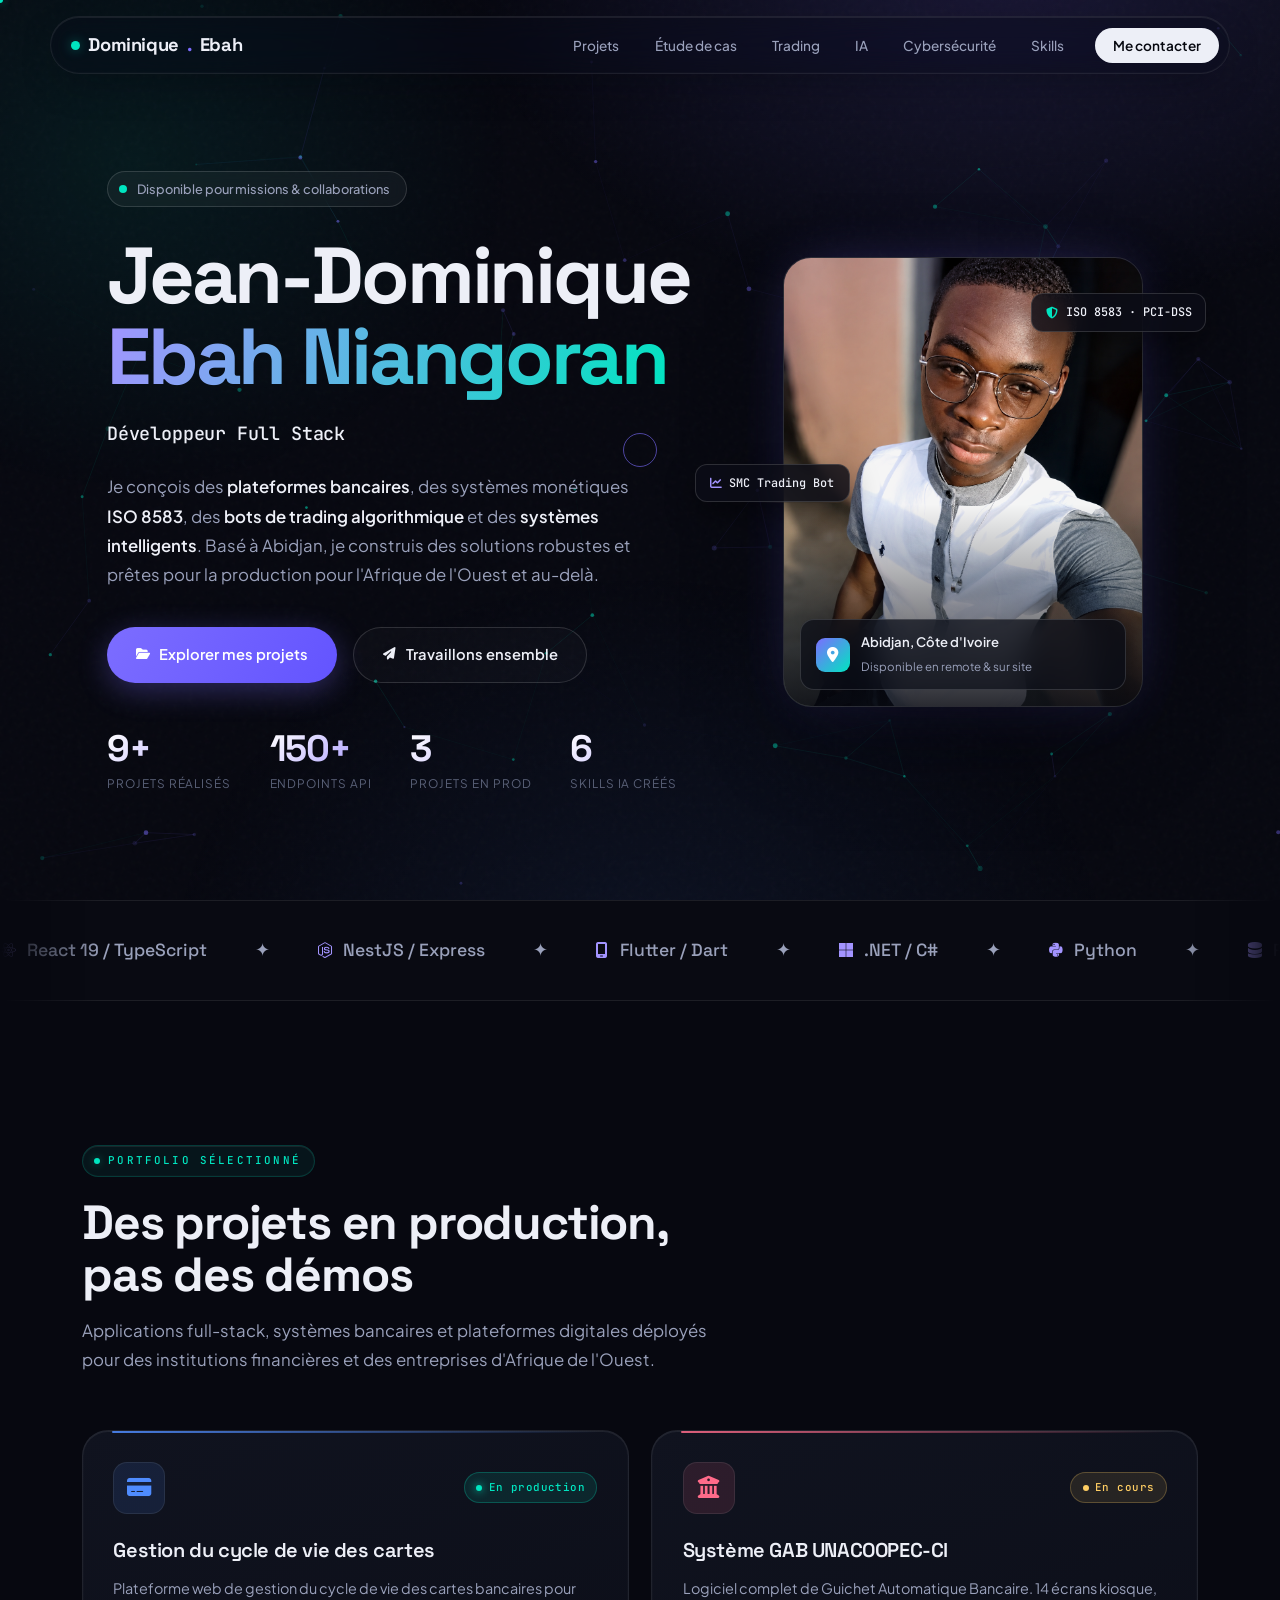
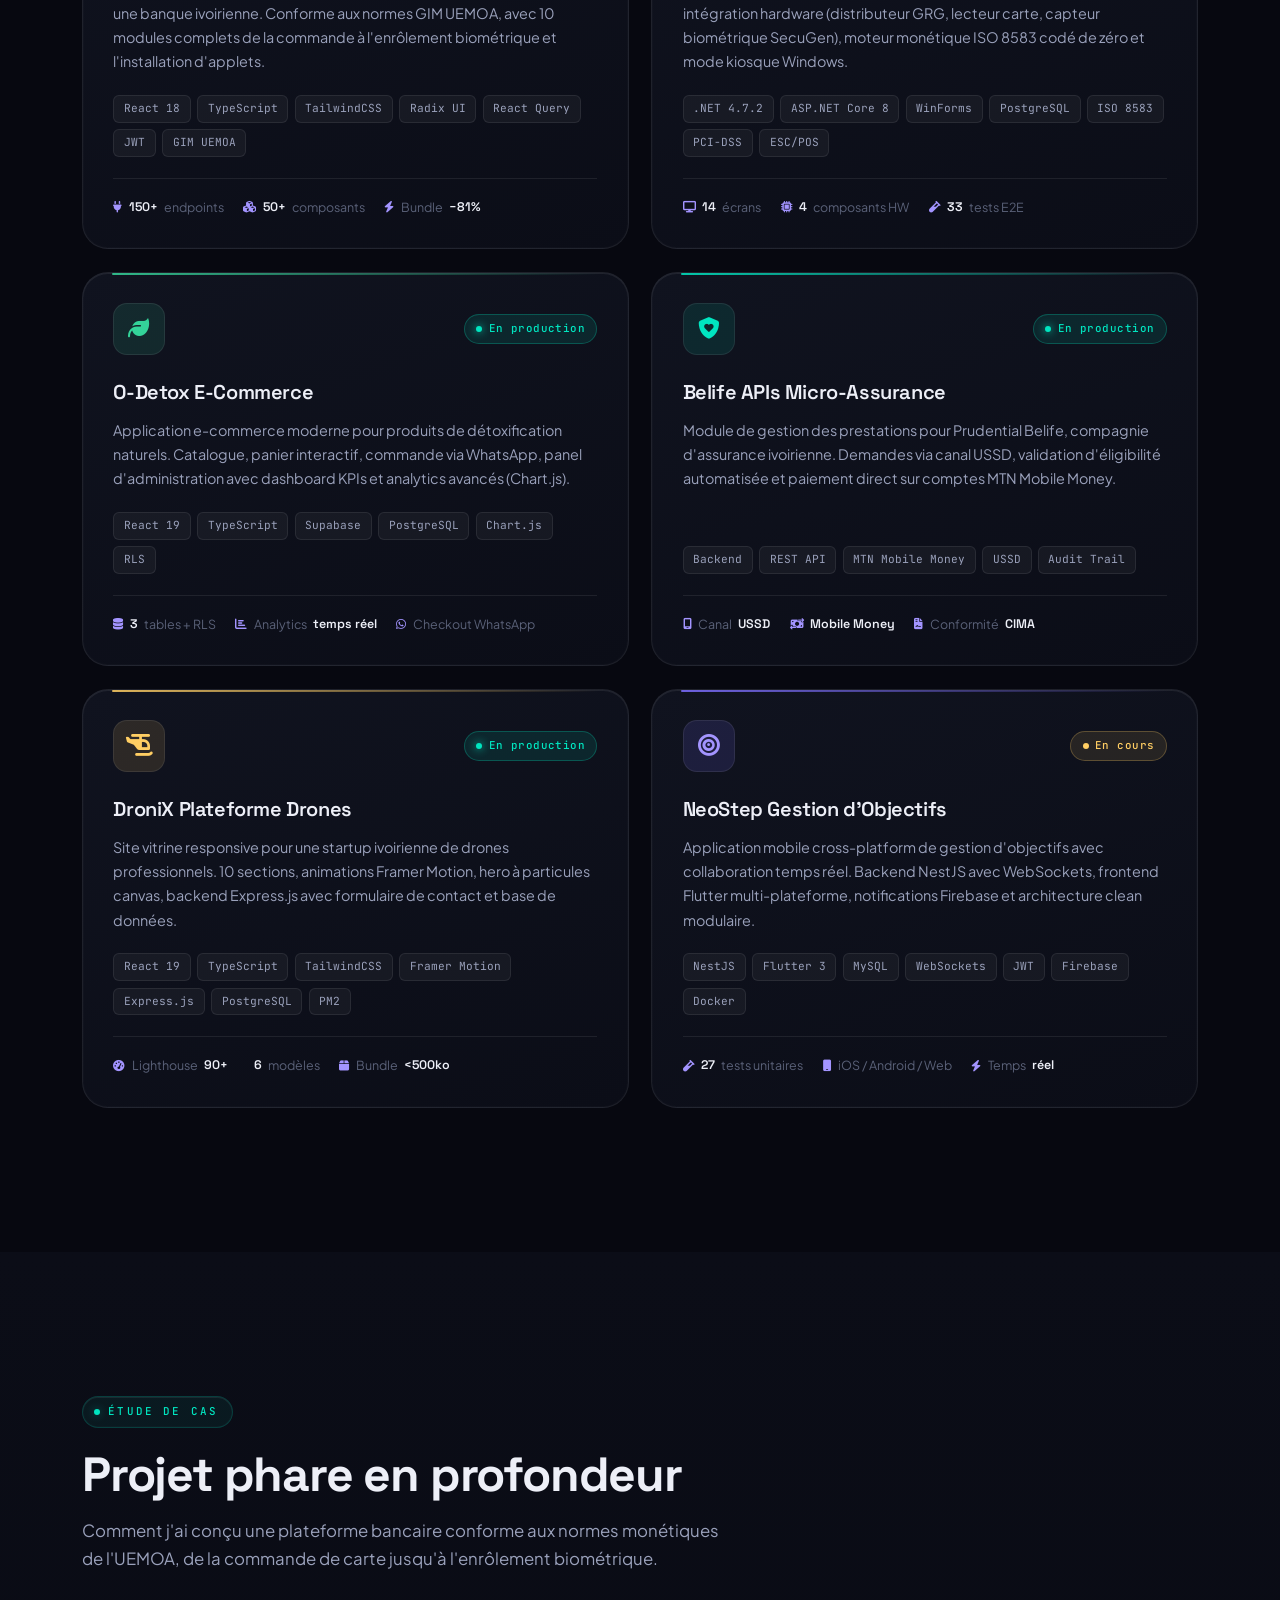
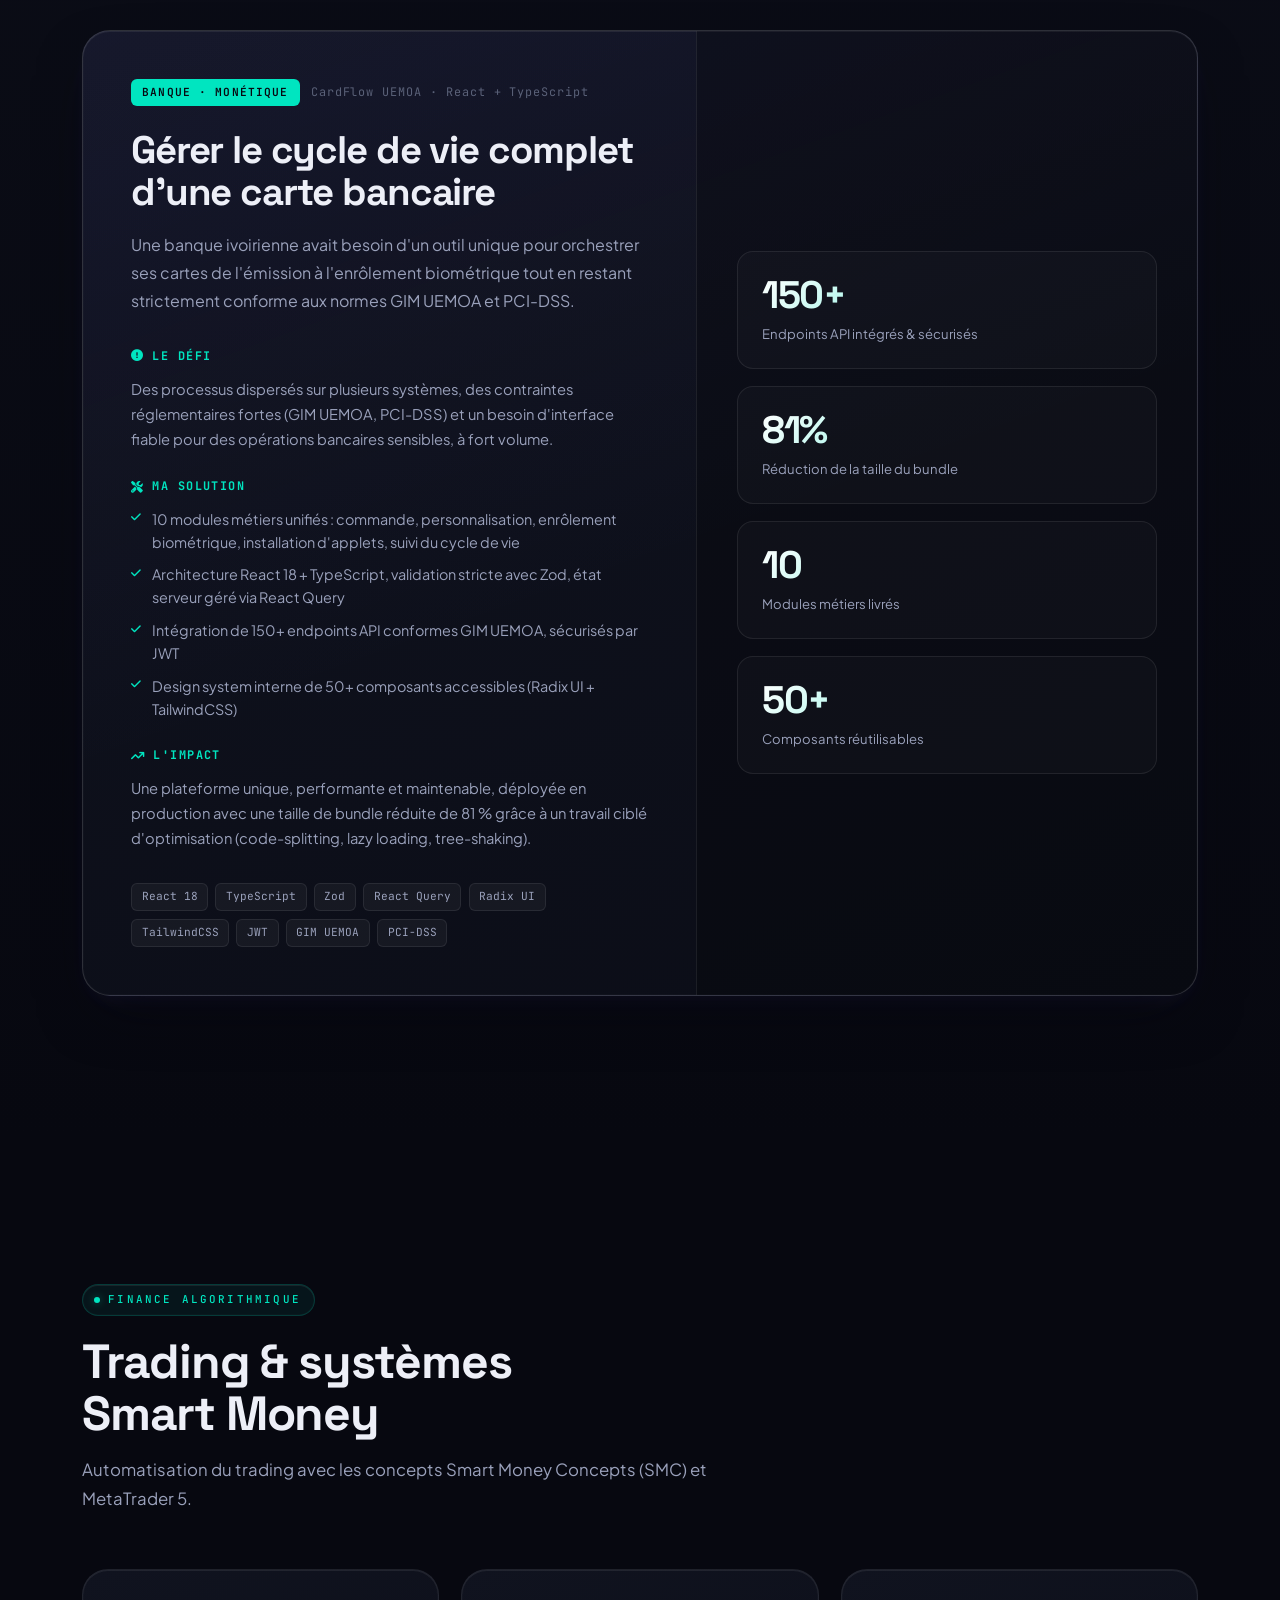
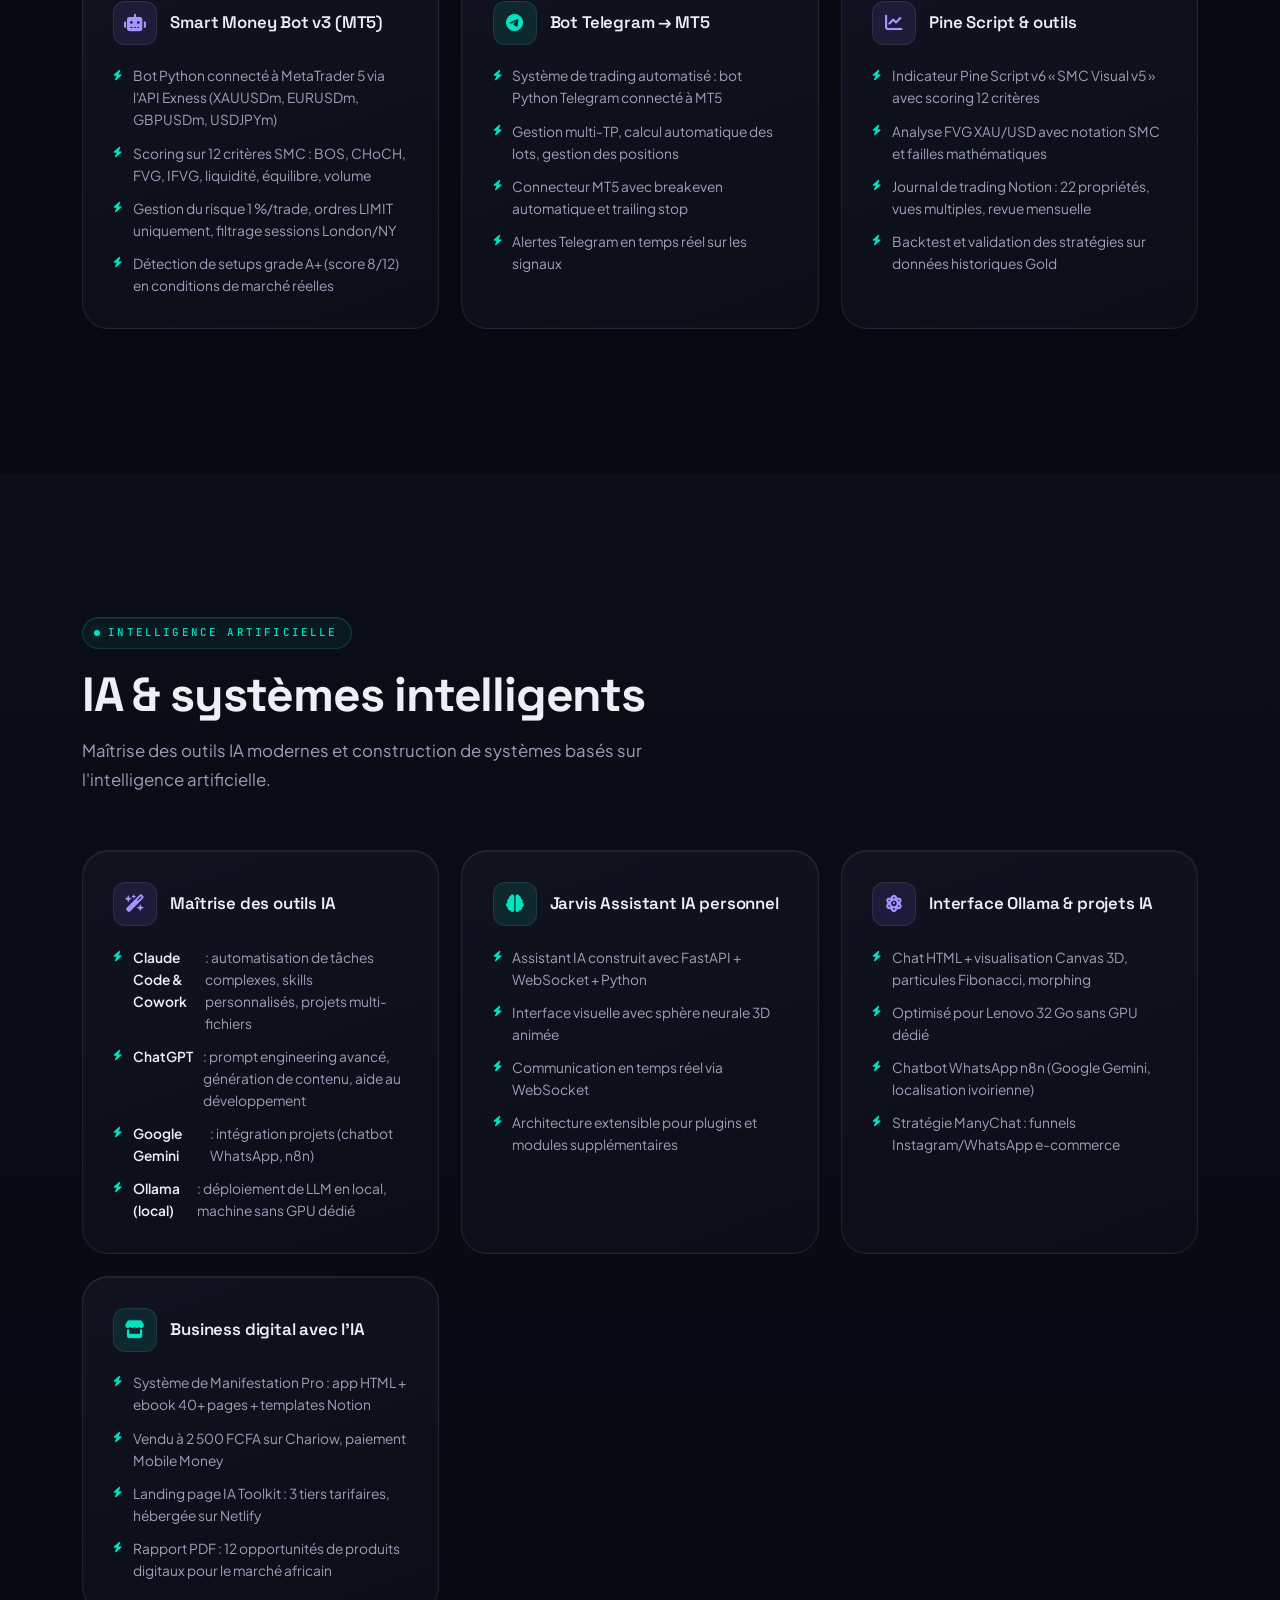
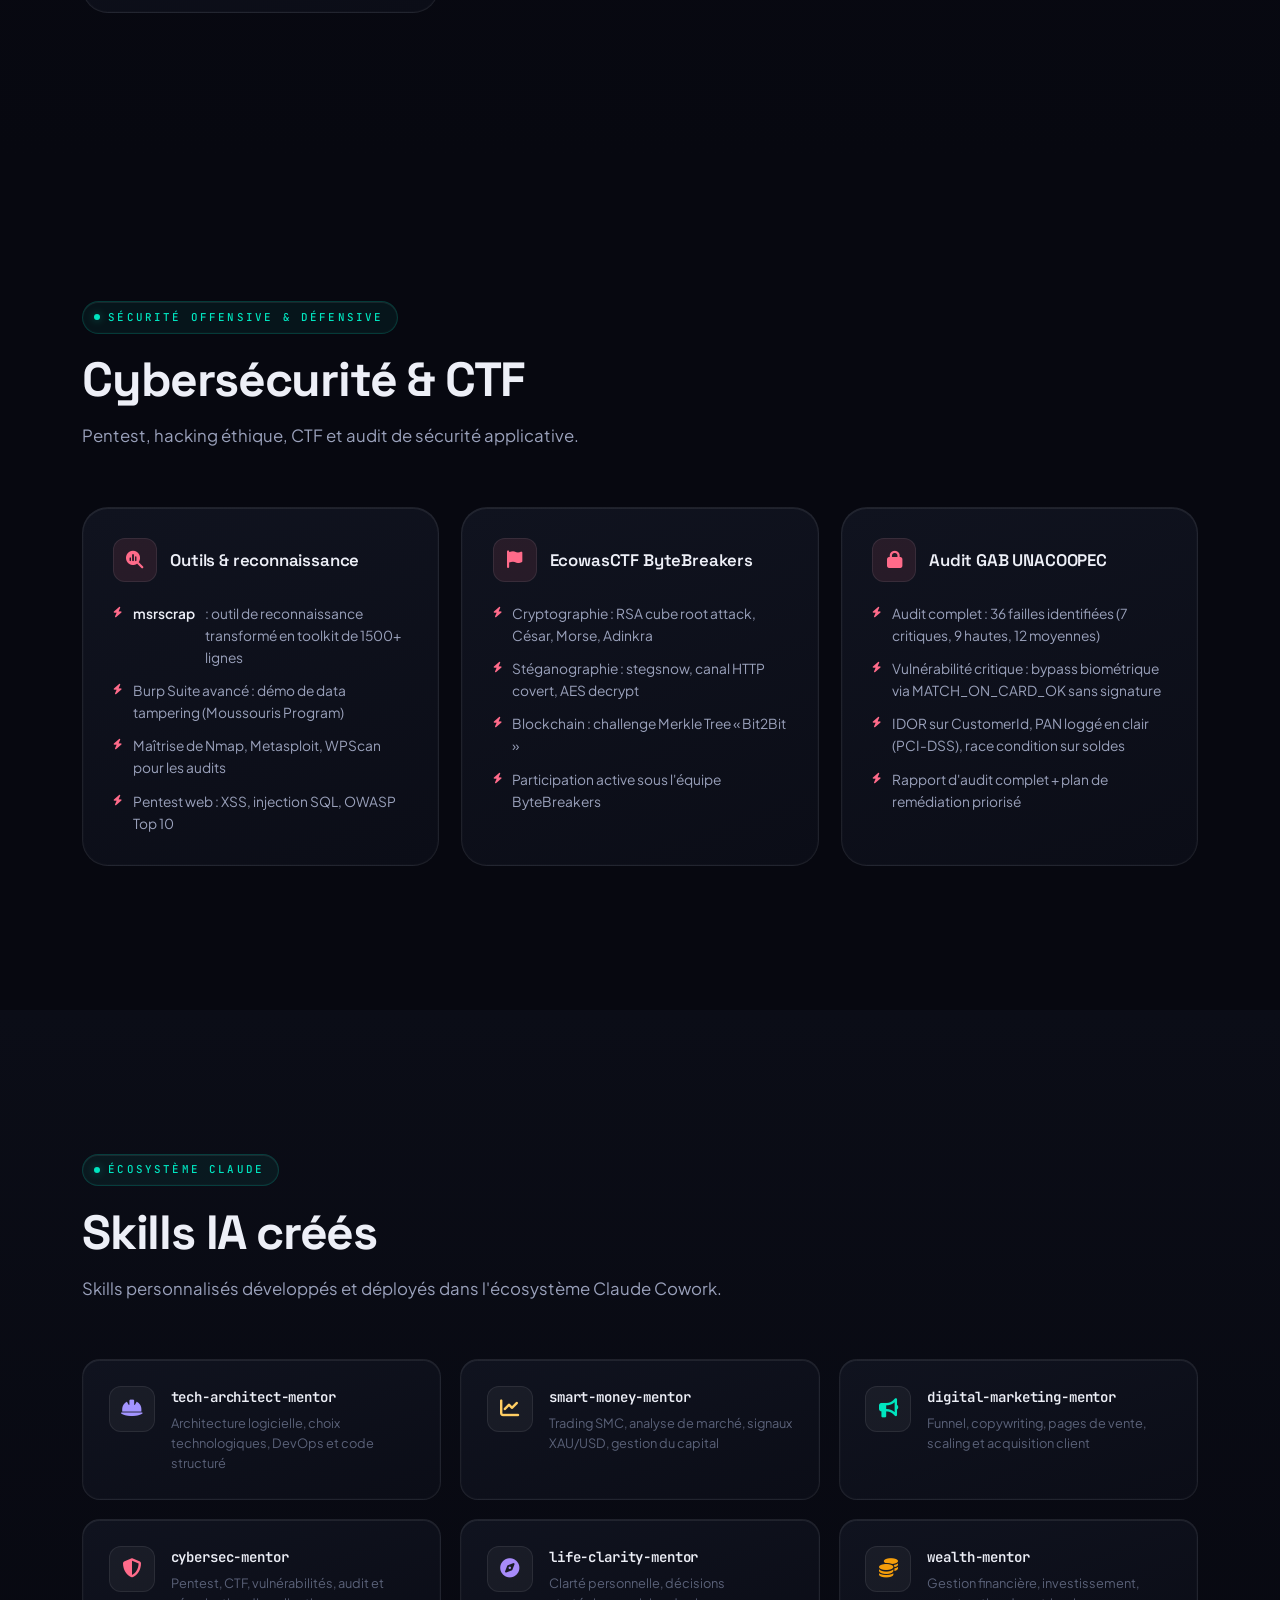
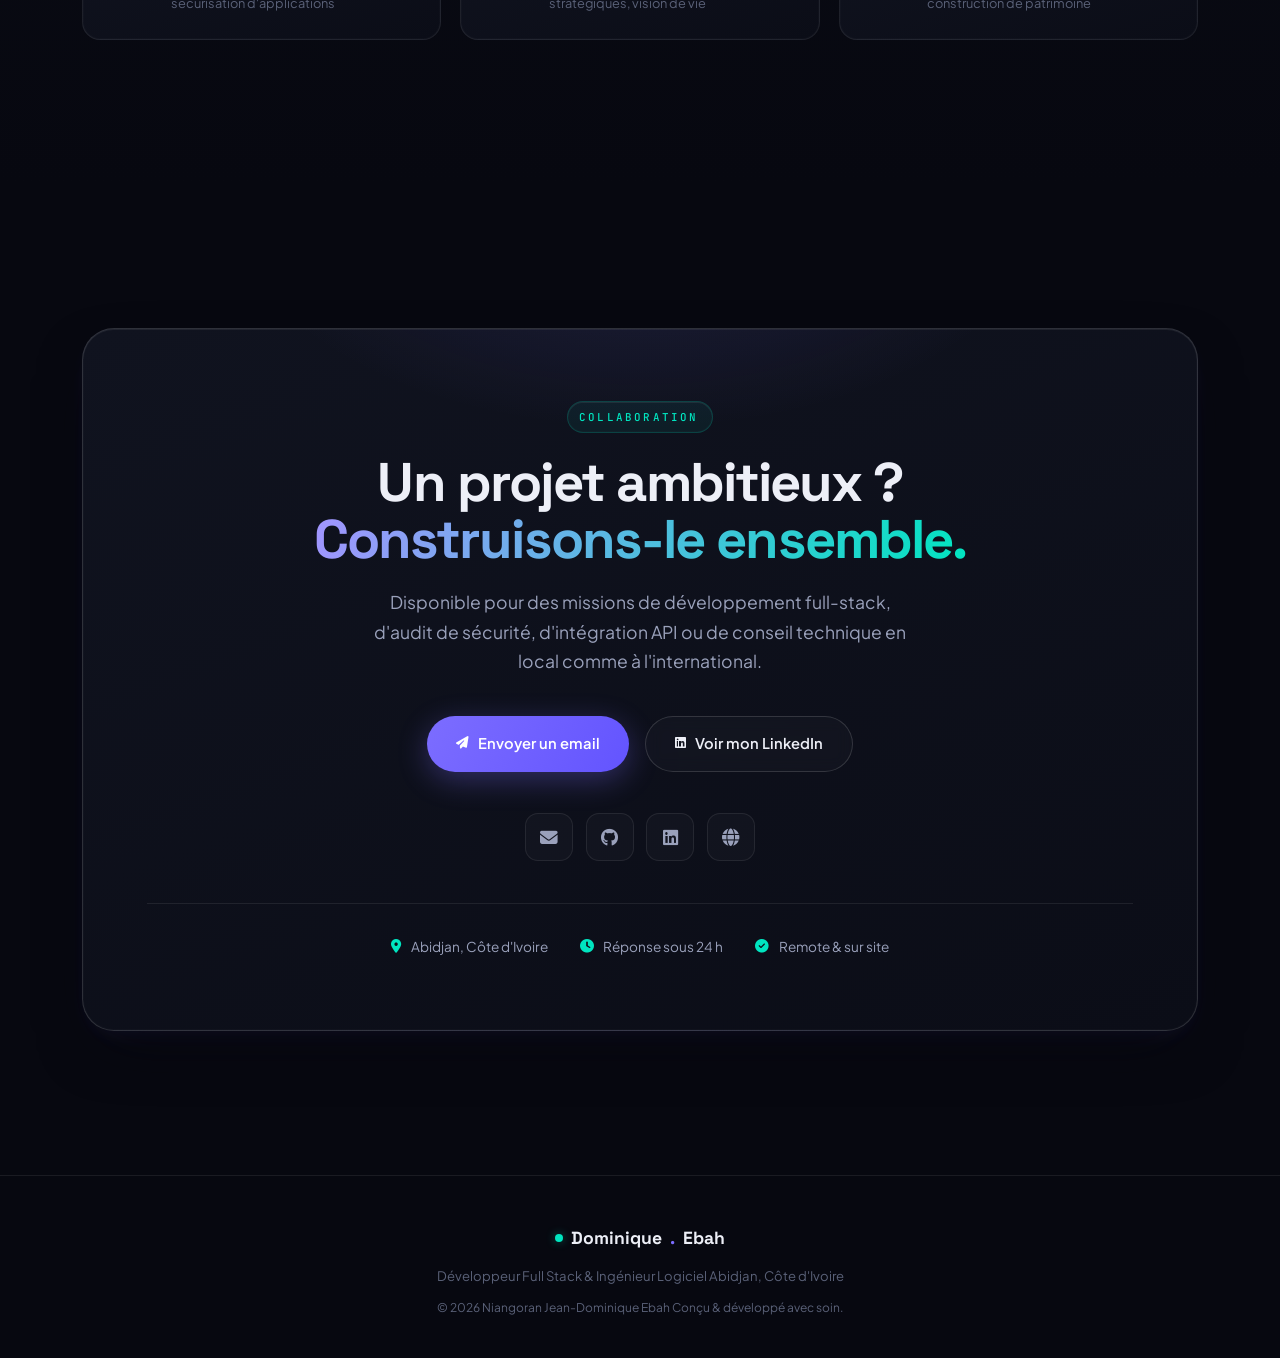
<file: index.html>
<!DOCTYPE html>
<html lang="fr">
<head>
<meta charset="UTF-8" />
<meta name="viewport" content="width=device-width, initial-scale=1.0" />
<title>Jean-Dominique Ebah  Développeur Full Stack  </title>
<meta name="description" content="Développeur Full Stack & Ingénieur Logiciel basé en Côte d'Ivoire. Plateformes bancaires, monétique ISO 8583, bots de trading algorithmique, IA & cybersécurité." />
<meta name="author" content="Jean-Dominique Ebah Niangoran" />
<link rel="canonical" href="https://ia-toolkit.netlify.app/" />

<!-- Favicon (SVG inline, pas de fichier externe requis) -->
<link rel="icon" href="data:image/svg+xml,%3Csvg xmlns='http://www.w3.org/2000/svg' viewBox='0 0 100 100'%3E%3Crect width='100' height='100' rx='22' fill='%23070810'/%3E%3Ctext x='50' y='68' font-family='Space Grotesk,Arial,sans-serif' font-size='62' font-weight='700' fill='%237c6dff' text-anchor='middle'%3ED%3C/text%3E%3C/svg%3E" />

<!-- Open Graph -->
<meta property="og:type" content="website" />
<meta property="og:url" content="https://ia-toolkit.netlify.app/" />
<meta property="og:title" content="Jean-Dominique Ebah — Développeur Full Stack" />
<meta property="og:description" content="Plateformes bancaires, monétique ISO 8583, bots de trading algorithmique, IA & cybersécurité. Basé à Abidjan, Côte d'Ivoire." />
<meta property="og:image" content="https://ia-toolkit.netlify.app/assets/photo.png" />
<meta property="og:image:alt" content="Jean-Dominique Ebah Niangoran, Développeur Full Stack" />
<meta property="og:locale" content="fr_FR" />
<meta property="og:site_name" content="Dominique.Ebah" />

<!-- Twitter Card -->
<meta name="twitter:card" content="summary_large_image" />
<meta name="twitter:title" content="Jean-Dominique Ebah — Développeur Full Stack" />
<meta name="twitter:description" content="Plateformes bancaires, monétique ISO 8583, bots de trading algorithmique, IA & cybersécurité. Basé à Abidjan, Côte d'Ivoire." />
<meta name="twitter:image" content="https://ia-toolkit.netlify.app/assets/photo.png" />

<link rel="stylesheet" href="https://cdnjs.cloudflare.com/ajax/libs/font-awesome/6.5.1/css/all.min.css" />
<link rel="preconnect" href="https://fonts.googleapis.com" />
<link rel="preconnect" href="https://fonts.gstatic.com" crossorigin />
<link href="https://fonts.googleapis.com/css2?family=Space+Grotesk:wght@400;500;600;700&family=Plus+Jakarta+Sans:wght@300;400;500;600;700;800&family=JetBrains+Mono:wght@400;500;600&display=swap" rel="stylesheet" />
<link rel="stylesheet" href="assets/portfolio.css" />

<!-- Fallback : si le JS est désactivé/échoue, on force l'affichage du contenu -->
<noscript>
  <style>
    .reveal { opacity: 1 !important; transform: none !important; filter: none !important; }
    .cursor-dot, .cursor-ring { display: none !important; }
  </style>
</noscript>

<!-- Données structurées (schema.org Person) -->
<script type="application/ld+json">
{
  "@context": "https://schema.org",
  "@type": "Person",
  "name": "Jean-Dominique Ebah Niangoran",
  "jobTitle": "Développeur Full Stack & Ingénieur Logiciel",
  "url": "https://ia-toolkit.netlify.app/",
  "image": "https://ia-toolkit.netlify.app/assets/photo.png",
  "email": "mailto:ebahniangoran@gmail.com",
  "address": {
    "@type": "PostalAddress",
    "addressLocality": "Abidjan",
    "addressCountry": "CI"
  },
  "sameAs": [
    "https://github.com/Master-Mind-code/",
    "https://www.linkedin.com/in/niangoran-jean-dominique-ebah-0b3594325/"
  ],
  "knowsAbout": [
    "React", "TypeScript", "NestJS", "Flutter", ".NET", "Python",
    "PostgreSQL", "ISO 8583", "Monétique bancaire", "Trading algorithmique",
    "Intelligence artificielle", "Cybersécurité"
  ]
}
</script>
</head>
<body>

<a href="#top" class="skip-link">Aller au contenu</a>

<template id="__bundler_thumbnail" data-bg-color="#070810">
  <svg viewBox="0 0 1200 800" xmlns="http://www.w3.org/2000/svg">
    <defs>
      <linearGradient id="g" x1="0" y1="0" x2="1" y2="1">
        <stop offset="0" stop-color="#a394ff"/>
        <stop offset="1" stop-color="#00e5c0"/>
      </linearGradient>
    </defs>
    <circle cx="360" cy="300" r="8" fill="#7c6dff"/>
    <circle cx="560" cy="220" r="8" fill="#00e5c0"/>
    <circle cx="760" cy="320" r="8" fill="#7c6dff"/>
    <circle cx="620" cy="430" r="8" fill="#00e5c0"/>
    <circle cx="440" cy="460" r="8" fill="#7c6dff"/>
    <g stroke="#7c6dff" stroke-width="1.5" opacity="0.4">
      <line x1="360" y1="300" x2="560" y2="220"/>
      <line x1="560" y1="220" x2="760" y2="320"/>
      <line x1="760" y1="320" x2="620" y2="430"/>
      <line x1="620" y1="430" x2="440" y2="460"/>
      <line x1="440" y1="460" x2="360" y2="300"/>
      <line x1="560" y1="220" x2="620" y2="430"/>
    </g>
    <text x="600" y="580" font-family="'Space Grotesk',sans-serif" font-size="68" font-weight="700" fill="url(#g)" text-anchor="middle" letter-spacing="-2">Dominique.Ebah</text>
    <text x="600" y="630" font-family="monospace" font-size="24" fill="#9aa1bb" text-anchor="middle" letter-spacing="3">DÉVELOPPEUR FULL STACK</text>
  </svg>
</template>

<canvas id="neural-canvas"></canvas>
<div class="cursor-dot"></div>
<div class="cursor-ring"></div>

<!-- NAV -->
<nav>
  <a href="#top" class="nav-brand"><span class="brand-dot"></span>Dominique<span style="color:var(--violet)">.</span>Ebah</a>
  <ul class="nav-links" id="nav-links">
    <li><a href="#projets">Projets</a></li>
    <li><a href="#case">Étude de cas</a></li>
    <li><a href="#trading">Trading</a></li>
    <li><a href="#ia">IA</a></li>
    <li><a href="#cybersec">Cybersécurité</a></li>
    <li><a href="#skills">Skills</a></li>
    <li><a href="#contact" class="nav-cta">Me contacter</a></li>
  </ul>
  <button class="nav-toggle" aria-label="Ouvrir le menu" aria-expanded="false" aria-controls="nav-links"><i class="fa-solid fa-bars"></i></button>
</nav>

<!-- HERO -->
<header class="hero" id="top">
  <div class="container">
    <div class="hero-grid">
      <div class="hero-text">
        <div class="hero-status reveal">
          <span class="live"></span> Disponible pour missions &amp; collaborations
        </div>
        <h1 class="reveal d1">
          Jean-Dominique<br />
          <span class="grad-text">Ebah Niangoran</span>
        </h1>
        <p class="hero-role reveal d2">
          Développeur Full Stack <span class="sep"> </span> 
        </p>
        <p class="hero-desc reveal d2">
          Je conçois des <strong>plateformes bancaires</strong>, des systèmes monétiques
          <strong>ISO 8583</strong>, des <strong>bots de trading algorithmique</strong> et des
          <strong>systèmes intelligents</strong>. Basé à Abidjan, je construis des solutions
          robustes et prêtes pour la production  pour l'Afrique de l'Ouest et au-delà.
        </p>
        <div class="hero-buttons reveal d3">
          <a href="#projets" class="btn btn-primary" data-magnetic>
            <i class="fa-solid fa-folder-open"></i><span>Explorer mes projets</span>
          </a>
          <a href="#contact" class="btn btn-ghost" data-magnetic>
            <i class="fa-solid fa-paper-plane"></i><span>Travaillons ensemble</span>
          </a>
        </div>
        <div class="hero-metrics reveal d4">
          <div class="metric-block">
            <div class="metric-num" data-count="9" data-suffix="+">0</div>
            <div class="metric-label">Projets réalisés</div>
          </div>
          <div class="metric-block">
            <div class="metric-num" data-count="150" data-suffix="+">0</div>
            <div class="metric-label">Endpoints API</div>
          </div>
          <div class="metric-block">
            <div class="metric-num" data-count="3">0</div>
            <div class="metric-label">Projets en prod</div>
          </div>
          <div class="metric-block">
            <div class="metric-num" data-count="6">0</div>
            <div class="metric-label">Skills IA créés</div>
          </div>
        </div>
      </div>

      <div class="hero-portrait reveal d2">
        <div class="portrait-card">
          <div class="portrait-glow"></div>
          <img src="assets/photo.png" alt="Jean-Dominique Ebah Niangoran" />
          <div class="portrait-badge">
            <div class="pb-icon"><i class="fa-solid fa-location-dot"></i></div>
            <div class="pb-text">
              <strong>Abidjan, Côte d'Ivoire</strong>
              <span>Disponible en remote &amp; sur site</span>
            </div>
          </div>
        </div>
        <div class="float-chip fc-1"><i class="fa-solid fa-shield-halved"></i> ISO 8583 · PCI-DSS</div>
        <div class="float-chip fc-2"><i class="fa-solid fa-chart-line"></i> SMC Trading Bot</div>
      </div>
    </div>
  </div>
  <div class="scroll-hint reveal d4">
    <div class="mouse"></div>
    Défiler
  </div>
</header>

<!-- MARQUEE / STACK -->
<div class="marquee-wrap">
  <div class="marquee">
    <span class="marquee-item"><i class="fa-brands fa-react"></i> React 19 / TypeScript</span><span class="marquee-item star">✦</span>
    <span class="marquee-item"><i class="fa-brands fa-node-js"></i> NestJS / Express</span><span class="marquee-item star">✦</span>
    <span class="marquee-item"><i class="fa-solid fa-mobile-screen"></i> Flutter / Dart</span><span class="marquee-item star">✦</span>
    <span class="marquee-item"><i class="fa-brands fa-microsoft"></i> .NET / C#</span><span class="marquee-item star">✦</span>
    <span class="marquee-item"><i class="fa-brands fa-python"></i> Python</span><span class="marquee-item star">✦</span>
    <span class="marquee-item"><i class="fa-solid fa-database"></i> PostgreSQL</span><span class="marquee-item star">✦</span>
    <span class="marquee-item"><i class="fa-brands fa-docker"></i> Docker</span><span class="marquee-item star">✦</span>
    <span class="marquee-item"><i class="fa-solid fa-shield-halved"></i> ISO 8583</span><span class="marquee-item star">✦</span>
    <span class="marquee-item"><i class="fa-solid fa-chart-line"></i> MetaTrader 5</span><span class="marquee-item star">✦</span>
    <!-- duplicate for seamless loop -->
    <span class="marquee-item"><i class="fa-brands fa-react"></i> React 19 / TypeScript</span><span class="marquee-item star">✦</span>
    <span class="marquee-item"><i class="fa-brands fa-node-js"></i> NestJS / Express</span><span class="marquee-item star">✦</span>
    <span class="marquee-item"><i class="fa-solid fa-mobile-screen"></i> Flutter / Dart</span><span class="marquee-item star">✦</span>
    <span class="marquee-item"><i class="fa-brands fa-microsoft"></i> .NET / C#</span><span class="marquee-item star">✦</span>
    <span class="marquee-item"><i class="fa-brands fa-python"></i> Python</span><span class="marquee-item star">✦</span>
    <span class="marquee-item"><i class="fa-solid fa-database"></i> PostgreSQL</span><span class="marquee-item star">✦</span>
    <span class="marquee-item"><i class="fa-brands fa-docker"></i> Docker</span><span class="marquee-item star">✦</span>
    <span class="marquee-item"><i class="fa-solid fa-shield-halved"></i> ISO 8583</span><span class="marquee-item star">✦</span>
    <span class="marquee-item"><i class="fa-solid fa-chart-line"></i> MetaTrader 5</span><span class="marquee-item star">✦</span>
  </div>
</div>

<!-- PROJETS -->
<section id="projets">
  <div class="container">
    <div class="section-head reveal">
      <div class="eyebrow">Portfolio sélectionné</div>
      <h2 class="section-title">Des projets en production,<br />pas des démos</h2>
      <p class="section-sub">Applications full-stack, systèmes bancaires et plateformes digitales déployés pour des institutions financières et des entreprises d'Afrique de l'Ouest.</p>
    </div>

    <div class="projects-grid">

      <!-- CardFlow -->
      <article class="project-card c-blue reveal">
        <div class="spotlight"></div>
        <div class="project-top">
          <div class="project-icon"><i class="fa-solid fa-credit-card"></i></div>
          <span class="project-badge badge-prod"><span class="bdot"></span> En production</span>
        </div>
        <h3 class="project-title">Gestion du cycle de vie des cartes</h3>
        <p class="project-desc">Plateforme web de gestion du cycle de vie des cartes bancaires pour une banque ivoirienne. Conforme aux normes GIM UEMOA, avec 10 modules complets de la commande à l'enrôlement biométrique et l'installation d'applets.</p>
        <div class="project-tags">
          <span class="tag">React 18</span><span class="tag">TypeScript</span><span class="tag">TailwindCSS</span>
          <span class="tag">Radix UI</span><span class="tag">React Query</span><span class="tag">JWT</span><span class="tag">GIM UEMOA</span>
        </div>
        <div class="project-metrics">
          <span class="pmetric"><i class="fa-solid fa-plug"></i> <strong>150+</strong> endpoints</span>
          <span class="pmetric"><i class="fa-solid fa-cubes"></i> <strong>50+</strong> composants</span>
          <span class="pmetric"><i class="fa-solid fa-bolt"></i> Bundle <strong>−81%</strong></span>
        </div>
      </article>

      <!-- GAB -->
      <article class="project-card c-rose reveal d1">
        <div class="spotlight"></div>
        <div class="project-top">
          <div class="project-icon"><i class="fa-solid fa-building-columns"></i></div>
          <span class="project-badge badge-wip"><span class="bdot"></span> En cours</span>
        </div>
        <h3 class="project-title">Système GAB UNACOOPEC-CI</h3>
        <p class="project-desc">Logiciel complet de Guichet Automatique Bancaire. 14 écrans kiosque, intégration hardware (distributeur GRG, lecteur carte, capteur biométrique SecuGen), moteur monétique ISO 8583 codé de zéro et mode kiosque Windows.</p>
        <div class="project-tags">
          <span class="tag">.NET 4.7.2</span><span class="tag">ASP.NET Core 8</span><span class="tag">WinForms</span>
          <span class="tag">PostgreSQL</span><span class="tag">ISO 8583</span><span class="tag">PCI-DSS</span><span class="tag">ESC/POS</span>
        </div>
        <div class="project-metrics">
          <span class="pmetric"><i class="fa-solid fa-display"></i> <strong>14</strong> écrans</span>
          <span class="pmetric"><i class="fa-solid fa-microchip"></i> <strong>4</strong> composants HW</span>
          <span class="pmetric"><i class="fa-solid fa-vial"></i> <strong>33</strong> tests E2E</span>
        </div>
      </article>

      <!-- O-Detox -->
      <article class="project-card c-green reveal">
        <div class="spotlight"></div>
        <div class="project-top">
          <div class="project-icon"><i class="fa-solid fa-leaf"></i></div>
          <span class="project-badge badge-prod"><span class="bdot"></span> En production</span>
        </div>
        <h3 class="project-title">O-Detox E-Commerce</h3>
        <p class="project-desc">Application e-commerce moderne pour produits de détoxification naturels. Catalogue, panier interactif, commande via WhatsApp, panel d'administration avec dashboard KPIs et analytics avancés (Chart.js).</p>
        <div class="project-tags">
          <span class="tag">React 19</span><span class="tag">TypeScript</span><span class="tag">Supabase</span>
          <span class="tag">PostgreSQL</span><span class="tag">Chart.js</span><span class="tag">RLS</span>
        </div>
        <div class="project-metrics">
          <span class="pmetric"><i class="fa-solid fa-database"></i> <strong>3</strong> tables + RLS</span>
          <span class="pmetric"><i class="fa-solid fa-chart-bar"></i> Analytics <strong>temps réel</strong></span>
          <span class="pmetric"><i class="fa-brands fa-whatsapp"></i> Checkout WhatsApp</span>
        </div>
      </article>

      <!-- Belife -->
      <article class="project-card c-cyan reveal d1">
        <div class="spotlight"></div>
        <div class="project-top">
          <div class="project-icon"><i class="fa-solid fa-shield-heart"></i></div>
          <span class="project-badge badge-prod"><span class="bdot"></span> En production</span>
        </div>
        <h3 class="project-title">Belife APIs Micro-Assurance</h3>
        <p class="project-desc">Module de gestion des prestations pour Prudential Belife, compagnie d'assurance ivoirienne. Demandes via canal USSD, validation d'éligibilité automatisée et paiement direct sur comptes MTN Mobile Money.</p>
        <div class="project-tags">
          <span class="tag">Backend</span><span class="tag">REST API</span><span class="tag">MTN Mobile Money</span>
          <span class="tag">USSD</span><span class="tag">Audit Trail</span>
        </div>
        <div class="project-metrics">
          <span class="pmetric"><i class="fa-solid fa-mobile-screen"></i> Canal <strong>USSD</strong></span>
          <span class="pmetric"><i class="fa-solid fa-money-bill-transfer"></i> <strong>Mobile Money</strong></span>
          <span class="pmetric"><i class="fa-solid fa-file-contract"></i> Conformité <strong>CIMA</strong></span>
        </div>
      </article>

      <!-- DroniX -->
      <article class="project-card c-gold reveal">
        <div class="spotlight"></div>
        <div class="project-top">
          <div class="project-icon"><i class="fa-solid fa-helicopter"></i></div>
          <span class="project-badge badge-prod"><span class="bdot"></span> En production</span>
        </div>
        <h3 class="project-title">DroniX Plateforme Drones</h3>
        <p class="project-desc">Site vitrine responsive pour une startup ivoirienne de drones professionnels. 10 sections, animations Framer Motion, hero à particules canvas, backend Express.js avec formulaire de contact et base de données.</p>
        <div class="project-tags">
          <span class="tag">React 19</span><span class="tag">TypeScript</span><span class="tag">TailwindCSS</span>
          <span class="tag">Framer Motion</span><span class="tag">Express.js</span><span class="tag">PostgreSQL</span><span class="tag">PM2</span>
        </div>
        <div class="project-metrics">
          <span class="pmetric"><i class="fa-solid fa-gauge-high"></i> Lighthouse <strong>90+</strong></span>
          <span class="pmetric"><i class="fa-solid fa-drone"></i> <strong>6</strong> modèles</span>
          <span class="pmetric"><i class="fa-solid fa-box"></i> Bundle <strong>&lt;500ko</strong></span>
        </div>
      </article>

      <!-- NeoStep -->
      <article class="project-card c-violet reveal d1">
        <div class="spotlight"></div>
        <div class="project-top">
          <div class="project-icon"><i class="fa-solid fa-bullseye"></i></div>
          <span class="project-badge badge-wip"><span class="bdot"></span> En cours</span>
        </div>
        <h3 class="project-title">NeoStep Gestion d'Objectifs</h3>
        <p class="project-desc">Application mobile cross-platform de gestion d'objectifs avec collaboration temps réel. Backend NestJS avec WebSockets, frontend Flutter multi-plateforme, notifications Firebase et architecture clean modulaire.</p>
        <div class="project-tags">
          <span class="tag">NestJS</span><span class="tag">Flutter 3</span><span class="tag">MySQL</span>
          <span class="tag">WebSockets</span><span class="tag">JWT</span><span class="tag">Firebase</span><span class="tag">Docker</span>
        </div>
        <div class="project-metrics">
          <span class="pmetric"><i class="fa-solid fa-vial"></i> <strong>27</strong> tests unitaires</span>
          <span class="pmetric"><i class="fa-solid fa-mobile"></i> iOS / Android / Web</span>
          <span class="pmetric"><i class="fa-solid fa-bolt"></i> Temps <strong>réel</strong></span>
        </div>
      </article>

    </div>
  </div>
</section>

<!-- CASE STUDY -->
<section id="case" class="alt-bg">
  <div class="container">
    <div class="section-head reveal">
      <div class="eyebrow">Étude de cas</div>
      <h2 class="section-title">Projet phare en profondeur</h2>
      <p class="section-sub">Comment j'ai conçu une plateforme bancaire conforme aux normes monétiques de l'UEMOA, de la commande de carte jusqu'à l'enrôlement biométrique.</p>
    </div>

    <div class="case reveal d1">
      <div class="case-inner">
        <div class="case-left">
          <div class="case-tagrow">
            <span class="case-flag">Banque · Monétique</span>
            <span class="case-domain">CardFlow UEMOA · React + TypeScript</span>
          </div>
          <h3>Gérer le cycle de vie complet d'une carte bancaire</h3>
          <p class="case-lead">Une banque ivoirienne avait besoin d'un outil unique pour orchestrer ses cartes de l'émission à l'enrôlement biométrique tout en restant strictement conforme aux normes GIM UEMOA et PCI-DSS.</p>

          <div class="case-block">
            <h4><i class="fa-solid fa-circle-exclamation"></i> Le défi</h4>
            <p>Des processus dispersés sur plusieurs systèmes, des contraintes réglementaires fortes (GIM UEMOA, PCI-DSS) et un besoin d'interface fiable pour des opérations bancaires sensibles, à fort volume.</p>
          </div>

          <div class="case-block">
            <h4><i class="fa-solid fa-screwdriver-wrench"></i> Ma solution</h4>
            <ul class="case-list">
              <li><i class="fa-solid fa-check"></i> 10 modules métiers unifiés : commande, personnalisation, enrôlement biométrique, installation d'applets, suivi du cycle de vie</li>
              <li><i class="fa-solid fa-check"></i> Architecture React 18 + TypeScript, validation stricte avec Zod, état serveur géré via React Query</li>
              <li><i class="fa-solid fa-check"></i> Intégration de 150+ endpoints API conformes GIM UEMOA, sécurisés par JWT</li>
              <li><i class="fa-solid fa-check"></i> Design system interne de 50+ composants accessibles (Radix UI + TailwindCSS)</li>
            </ul>
          </div>

          <div class="case-block">
            <h4><i class="fa-solid fa-arrow-trend-up"></i> L'impact</h4>
            <p>Une plateforme unique, performante et maintenable, déployée en production avec une taille de bundle réduite de 81 % grâce à un travail ciblé d'optimisation (code-splitting, lazy loading, tree-shaking).</p>
          </div>

          <div class="case-tags">
            <span class="tag">React 18</span><span class="tag">TypeScript</span><span class="tag">Zod</span>
            <span class="tag">React Query</span><span class="tag">Radix UI</span><span class="tag">TailwindCSS</span>
            <span class="tag">JWT</span><span class="tag">GIM UEMOA</span><span class="tag">PCI-DSS</span>
          </div>
        </div>

        <div class="case-right">
          <div class="case-stat">
            <div class="cs-num"><span data-count="150" data-suffix="+">0</span></div>
            <div class="cs-label">Endpoints API intégrés &amp; sécurisés</div>
          </div>
          <div class="case-stat">
            <div class="cs-num"><span data-count="81" data-suffix="%">0</span></div>
            <div class="cs-label">Réduction de la taille du bundle</div>
          </div>
          <div class="case-stat">
            <div class="cs-num"><span data-count="10">0</span></div>
            <div class="cs-label">Modules métiers livrés</div>
          </div>
          <div class="case-stat">
            <div class="cs-num"><span data-count="50" data-suffix="+">0</span></div>
            <div class="cs-label">Composants réutilisables</div>
          </div>
        </div>
      </div>
    </div>
  </div>
</section>

<!-- TRADING -->
<section id="trading">
  <div class="container">
    <div class="section-head reveal">
      <div class="eyebrow">Finance algorithmique</div>
      <h2 class="section-title">Trading &amp; systèmes Smart Money</h2>
      <p class="section-sub">Automatisation du trading avec les concepts Smart Money Concepts (SMC) et MetaTrader 5.</p>
    </div>
    <div class="cards-grid">
      <article class="info-card reveal">
        <div class="info-card-head">
          <div class="ic"><i class="fa-solid fa-robot"></i></div>
          <h4>Smart Money Bot v3 (MT5)</h4>
        </div>
        <ul class="feat-list">
          <li><i class="fa-solid fa-bolt"></i> Bot Python connecté à MetaTrader 5 via l'API Exness (XAUUSDm, EURUSDm, GBPUSDm, USDJPYm)</li>
          <li><i class="fa-solid fa-bolt"></i> Scoring sur 12 critères SMC : BOS, CHoCH, FVG, IFVG, liquidité, équilibre, volume</li>
          <li><i class="fa-solid fa-bolt"></i> Gestion du risque 1 %/trade, ordres LIMIT uniquement, filtrage sessions London/NY</li>
          <li><i class="fa-solid fa-bolt"></i> Détection de setups grade A+ (score 8/12) en conditions de marché réelles</li>
        </ul>
      </article>
      <article class="info-card teal reveal d1">
        <div class="info-card-head">
          <div class="ic"><i class="fa-brands fa-telegram"></i></div>
          <h4>Bot Telegram → MT5</h4>
        </div>
        <ul class="feat-list">
          <li><i class="fa-solid fa-bolt"></i> Système de trading automatisé : bot Python Telegram connecté à MT5</li>
          <li><i class="fa-solid fa-bolt"></i> Gestion multi-TP, calcul automatique des lots, gestion des positions</li>
          <li><i class="fa-solid fa-bolt"></i> Connecteur MT5 avec breakeven automatique et trailing stop</li>
          <li><i class="fa-solid fa-bolt"></i> Alertes Telegram en temps réel sur les signaux</li>
        </ul>
      </article>
      <article class="info-card reveal d2">
        <div class="info-card-head">
          <div class="ic"><i class="fa-solid fa-chart-line"></i></div>
          <h4>Pine Script &amp; outils</h4>
        </div>
        <ul class="feat-list">
          <li><i class="fa-solid fa-bolt"></i> Indicateur Pine Script v6 « SMC Visual v5 » avec scoring 12 critères</li>
          <li><i class="fa-solid fa-bolt"></i> Analyse FVG XAU/USD avec notation SMC et failles mathématiques</li>
          <li><i class="fa-solid fa-bolt"></i> Journal de trading Notion : 22 propriétés, vues multiples, revue mensuelle</li>
          <li><i class="fa-solid fa-bolt"></i> Backtest et validation des stratégies sur données historiques Gold</li>
        </ul>
      </article>
    </div>
  </div>
</section>

<!-- IA -->
<section id="ia" class="alt-bg">
  <div class="container">
    <div class="section-head reveal">
      <div class="eyebrow">Intelligence artificielle</div>
      <h2 class="section-title">IA &amp; systèmes intelligents</h2>
      <p class="section-sub">Maîtrise des outils IA modernes et construction de systèmes basés sur l'intelligence artificielle.</p>
    </div>
    <div class="cards-grid">
      <article class="info-card reveal">
        <div class="info-card-head">
          <div class="ic"><i class="fa-solid fa-wand-magic-sparkles"></i></div>
          <h4>Maîtrise des outils IA</h4>
        </div>
        <ul class="feat-list">
          <li><i class="fa-solid fa-bolt"></i> <strong>Claude Code &amp; Cowork</strong> : automatisation de tâches complexes, skills personnalisés, projets multi-fichiers</li>
          <li><i class="fa-solid fa-bolt"></i> <strong>ChatGPT</strong> : prompt engineering avancé, génération de contenu, aide au développement</li>
          <li><i class="fa-solid fa-bolt"></i> <strong>Google Gemini</strong> : intégration projets (chatbot WhatsApp, n8n)</li>
          <li><i class="fa-solid fa-bolt"></i> <strong>Ollama (local)</strong> : déploiement de LLM en local, machine sans GPU dédié</li>
        </ul>
      </article>
      <article class="info-card teal reveal d1">
        <div class="info-card-head">
          <div class="ic"><i class="fa-solid fa-brain"></i></div>
          <h4>Jarvis Assistant IA personnel</h4>
        </div>
        <ul class="feat-list">
          <li><i class="fa-solid fa-bolt"></i> Assistant IA construit avec FastAPI + WebSocket + Python</li>
          <li><i class="fa-solid fa-bolt"></i> Interface visuelle avec sphère neurale 3D animée</li>
          <li><i class="fa-solid fa-bolt"></i> Communication en temps réel via WebSocket</li>
          <li><i class="fa-solid fa-bolt"></i> Architecture extensible pour plugins et modules supplémentaires</li>
        </ul>
      </article>
      <article class="info-card reveal d2">
        <div class="info-card-head">
          <div class="ic"><i class="fa-solid fa-atom"></i></div>
          <h4>Interface Ollama &amp; projets IA</h4>
        </div>
        <ul class="feat-list">
          <li><i class="fa-solid fa-bolt"></i> Chat HTML + visualisation Canvas 3D, particules Fibonacci, morphing</li>
          <li><i class="fa-solid fa-bolt"></i> Optimisé pour Lenovo 32 Go sans GPU dédié</li>
          <li><i class="fa-solid fa-bolt"></i> Chatbot WhatsApp n8n (Google Gemini, localisation ivoirienne)</li>
          <li><i class="fa-solid fa-bolt"></i> Stratégie ManyChat : funnels Instagram/WhatsApp e-commerce</li>
        </ul>
      </article>
      <article class="info-card teal reveal d3">
        <div class="info-card-head">
          <div class="ic"><i class="fa-solid fa-store"></i></div>
          <h4>Business digital avec l'IA</h4>
        </div>
        <ul class="feat-list">
          <li><i class="fa-solid fa-bolt"></i> Système de Manifestation Pro : app HTML + ebook 40+ pages + templates Notion</li>
          <li><i class="fa-solid fa-bolt"></i> Vendu à 2 500 FCFA sur Chariow, paiement Mobile Money</li>
          <li><i class="fa-solid fa-bolt"></i> Landing page IA Toolkit : 3 tiers tarifaires, hébergée sur Netlify</li>
          <li><i class="fa-solid fa-bolt"></i> Rapport PDF : 12 opportunités de produits digitaux pour le marché africain</li>
        </ul>
      </article>
    </div>
  </div>
</section>

<!-- CYBERSEC -->
<section id="cybersec">
  <div class="container">
    <div class="section-head reveal">
      <div class="eyebrow">Sécurité offensive &amp; défensive</div>
      <h2 class="section-title">Cybersécurité &amp; CTF</h2>
      <p class="section-sub">Pentest, hacking éthique, CTF et audit de sécurité applicative.</p>
    </div>
    <div class="cards-grid">
      <article class="info-card rose reveal">
        <div class="info-card-head">
          <div class="ic"><i class="fa-solid fa-magnifying-glass-chart"></i></div>
          <h4>Outils &amp; reconnaissance</h4>
        </div>
        <ul class="feat-list">
          <li><i class="fa-solid fa-bolt"></i> <strong>msrscrap</strong> : outil de reconnaissance transformé en toolkit de 1500+ lignes</li>
          <li><i class="fa-solid fa-bolt"></i> Burp Suite avancé : démo de data tampering (Moussouris Program)</li>
          <li><i class="fa-solid fa-bolt"></i> Maîtrise de Nmap, Metasploit, WPScan pour les audits</li>
          <li><i class="fa-solid fa-bolt"></i> Pentest web : XSS, injection SQL, OWASP Top 10</li>
        </ul>
      </article>
      <article class="info-card rose reveal d1">
        <div class="info-card-head">
          <div class="ic"><i class="fa-solid fa-flag"></i></div>
          <h4>EcowasCTF ByteBreakers</h4>
        </div>
        <ul class="feat-list">
          <li><i class="fa-solid fa-bolt"></i> Cryptographie : RSA cube root attack, César, Morse, Adinkra</li>
          <li><i class="fa-solid fa-bolt"></i> Stéganographie : stegsnow, canal HTTP covert, AES decrypt</li>
          <li><i class="fa-solid fa-bolt"></i> Blockchain : challenge Merkle Tree « Bit2Bit »</li>
          <li><i class="fa-solid fa-bolt"></i> Participation active sous l'équipe ByteBreakers</li>
        </ul>
      </article>
      <article class="info-card rose reveal d2">
        <div class="info-card-head">
          <div class="ic"><i class="fa-solid fa-lock"></i></div>
          <h4>Audit GAB UNACOOPEC</h4>
        </div>
        <ul class="feat-list">
          <li><i class="fa-solid fa-bolt"></i> Audit complet : 36 failles identifiées (7 critiques, 9 hautes, 12 moyennes)</li>
          <li><i class="fa-solid fa-bolt"></i> Vulnérabilité critique : bypass biométrique via MATCH_ON_CARD_OK sans signature</li>
          <li><i class="fa-solid fa-bolt"></i> IDOR sur CustomerId, PAN loggé en clair (PCI-DSS), race condition sur soldes</li>
          <li><i class="fa-solid fa-bolt"></i> Rapport d'audit complet + plan de remédiation priorisé</li>
        </ul>
      </article>
    </div>
  </div>
</section>

<!-- SKILLS -->
<section id="skills" class="alt-bg">
  <div class="container">
    <div class="section-head reveal">
      <div class="eyebrow">Écosystème Claude</div>
      <h2 class="section-title">Skills IA créés</h2>
      <p class="section-sub">Skills personnalisés développés et déployés dans l'écosystème Claude Cowork.</p>
    </div>
    <div class="skills-grid">
      <div class="skill-tile reveal">
        <div class="st-icon" style="color:#a394ff"><i class="fa-solid fa-helmet-safety"></i></div>
        <div><div class="st-name">tech-architect-mentor</div><div class="st-desc">Architecture logicielle, choix technologiques, DevOps et code structuré</div></div>
      </div>
      <div class="skill-tile reveal d1">
        <div class="st-icon" style="color:#ffce63"><i class="fa-solid fa-chart-line"></i></div>
        <div><div class="st-name">smart-money-mentor</div><div class="st-desc">Trading SMC, analyse de marché, signaux XAU/USD, gestion du capital</div></div>
      </div>
      <div class="skill-tile reveal d2">
        <div class="st-icon" style="color:#00e5c0"><i class="fa-solid fa-bullhorn"></i></div>
        <div><div class="st-name">digital-marketing-mentor</div><div class="st-desc">Funnel, copywriting, pages de vente, scaling et acquisition client</div></div>
      </div>
      <div class="skill-tile reveal">
        <div class="st-icon" style="color:#ff6b8a"><i class="fa-solid fa-shield-halved"></i></div>
        <div><div class="st-name">cybersec-mentor</div><div class="st-desc">Pentest, CTF, vulnérabilités, audit et sécurisation d'applications</div></div>
      </div>
      <div class="skill-tile reveal d1">
        <div class="st-icon" style="color:#a78bfa"><i class="fa-solid fa-compass"></i></div>
        <div><div class="st-name">life-clarity-mentor</div><div class="st-desc">Clarté personnelle, décisions stratégiques, vision de vie</div></div>
      </div>
      <div class="skill-tile reveal d2">
        <div class="st-icon" style="color:#f59e0b"><i class="fa-solid fa-coins"></i></div>
        <div><div class="st-name">wealth-mentor</div><div class="st-desc">Gestion financière, investissement, construction de patrimoine</div></div>
      </div>
    </div>
  </div>
</section>

<!-- CONTACT -->
<section id="contact" class="contact">
  <div class="container">
    <div class="contact-card reveal">
      <div class="eyebrow">Collaboration</div>
      <h2>Un projet ambitieux ?<br /><span class="grad-text">Construisons-le ensemble.</span></h2>
      <p class="lead">Disponible pour des missions de développement full-stack, d'audit de sécurité, d'intégration API ou de conseil technique en local comme à l'international.</p>
      <div class="contact-actions">
        <a href="mailto:ebahniangoran@gmail.com" class="btn btn-primary" data-magnetic>
          <i class="fa-solid fa-paper-plane"></i><span>Envoyer un email</span>
        </a>
        <a href="https://www.linkedin.com/in/niangoran-jean-dominique-ebah-0b3594325/" target="_blank" rel="noopener" class="btn btn-ghost" data-magnetic>
          <i class="fa-brands fa-linkedin"></i><span>Voir mon LinkedIn</span>
        </a>
      </div>
      <div class="contact-socials">
        <a href="mailto:ebahniangoran@gmail.com" class="social-link" aria-label="Email"><i class="fa-solid fa-envelope"></i></a>
        <a href="https://github.com/Master-Mind-code/" target="_blank" rel="noopener" class="social-link" aria-label="GitHub"><i class="fa-brands fa-github"></i></a>
        <a href="https://www.linkedin.com/in/niangoran-jean-dominique-ebah-0b3594325/" target="_blank" rel="noopener" class="social-link" aria-label="LinkedIn"><i class="fa-brands fa-linkedin"></i></a>
        <a href="https://ia-toolkit.netlify.app" target="_blank" rel="noopener" class="social-link" aria-label="Site web"><i class="fa-solid fa-globe"></i></a>
      </div>
      <div class="contact-meta">
        <span class="cm"><i class="fa-solid fa-location-dot"></i> Abidjan, Côte d'Ivoire</span>
        <span class="cm"><i class="fa-solid fa-clock"></i> Réponse sous 24 h</span>
        <span class="cm"><i class="fa-solid fa-circle-check"></i> Remote &amp; sur site</span>
      </div>
    </div>
  </div>
</section>

<!-- FOOTER -->
<footer>
  <div class="f-brand"><span class="brand-dot"></span>Dominique<span style="color:var(--violet)">.</span>Ebah</div>
  <p>Développeur Full Stack &amp; Ingénieur Logiciel Abidjan, Côte d'Ivoire</p>
  <p style="font-size:0.75rem">© 2026 Niangoran Jean-Dominique Ebah Conçu &amp; développé avec soin.</p>
</footer>

<script src="assets/neural.js"></script>
<script src="assets/interactions.js"></script>
</body>
</html>
</file>
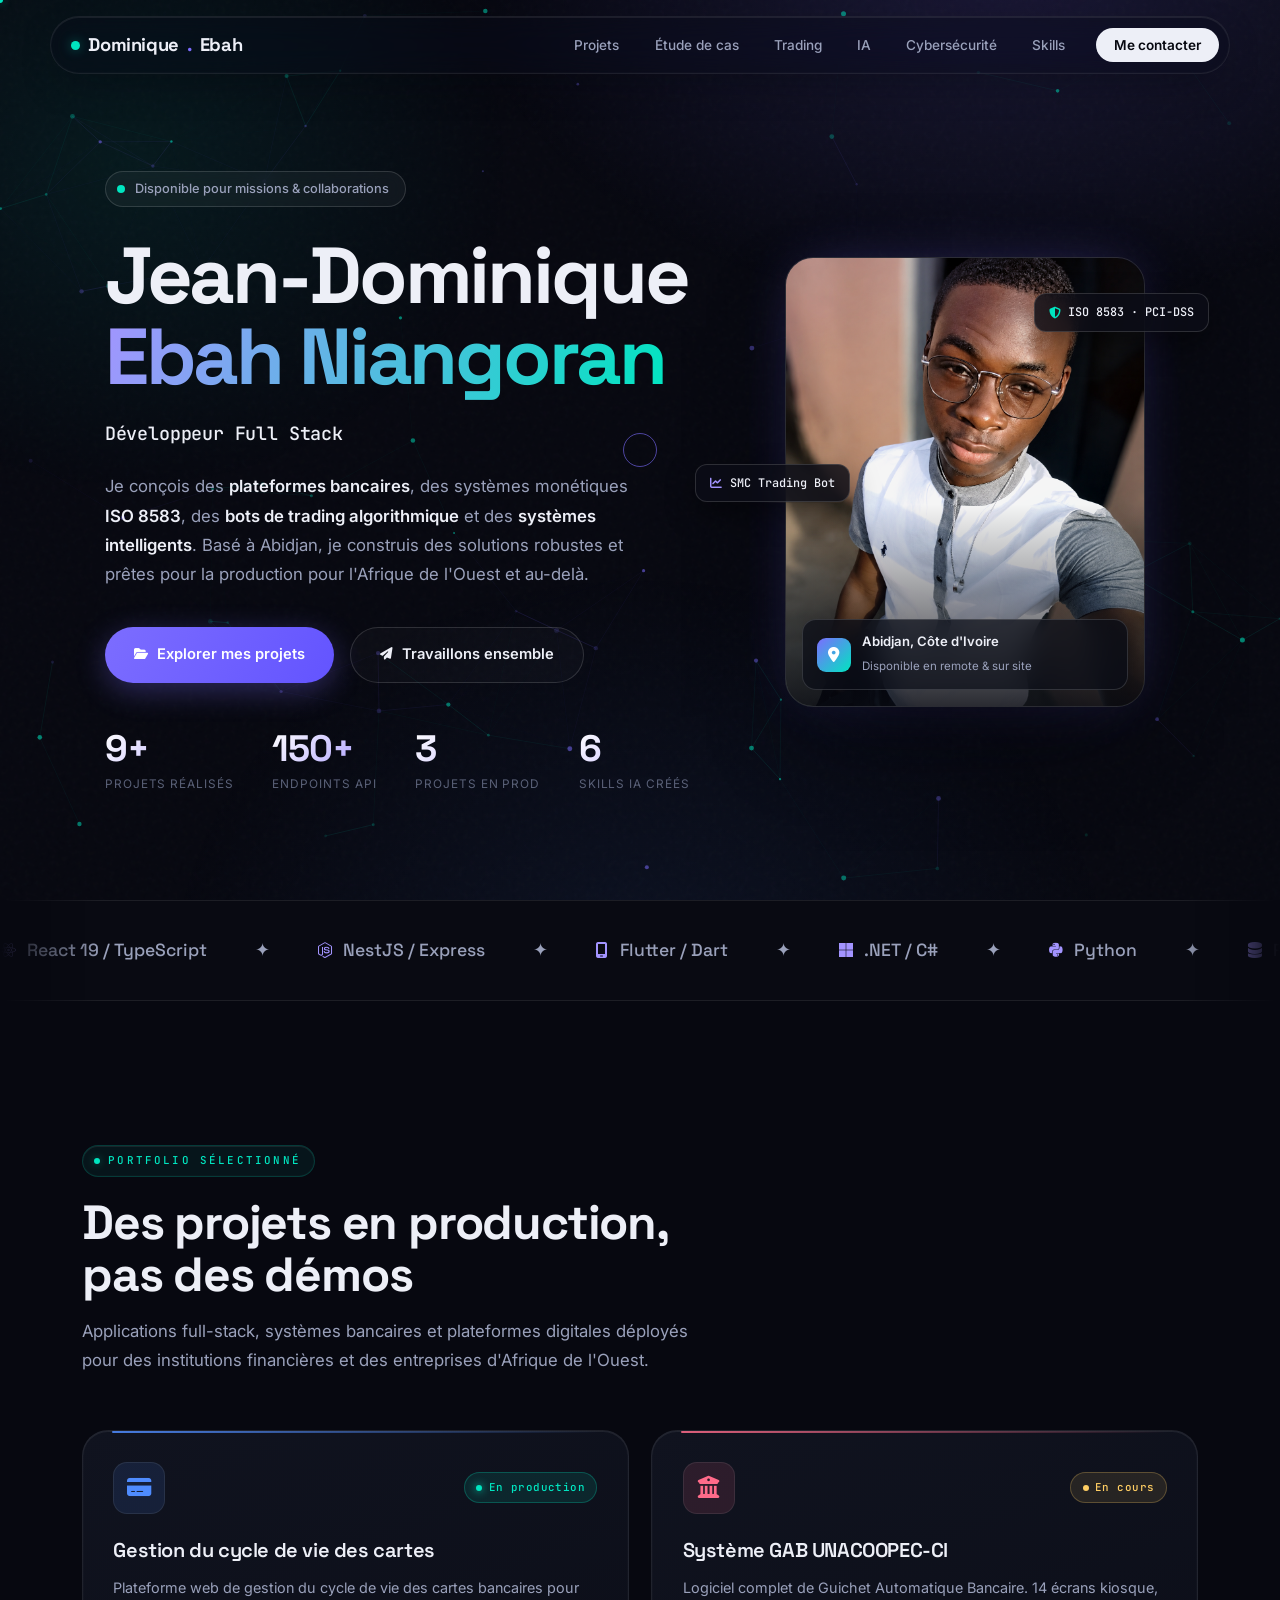
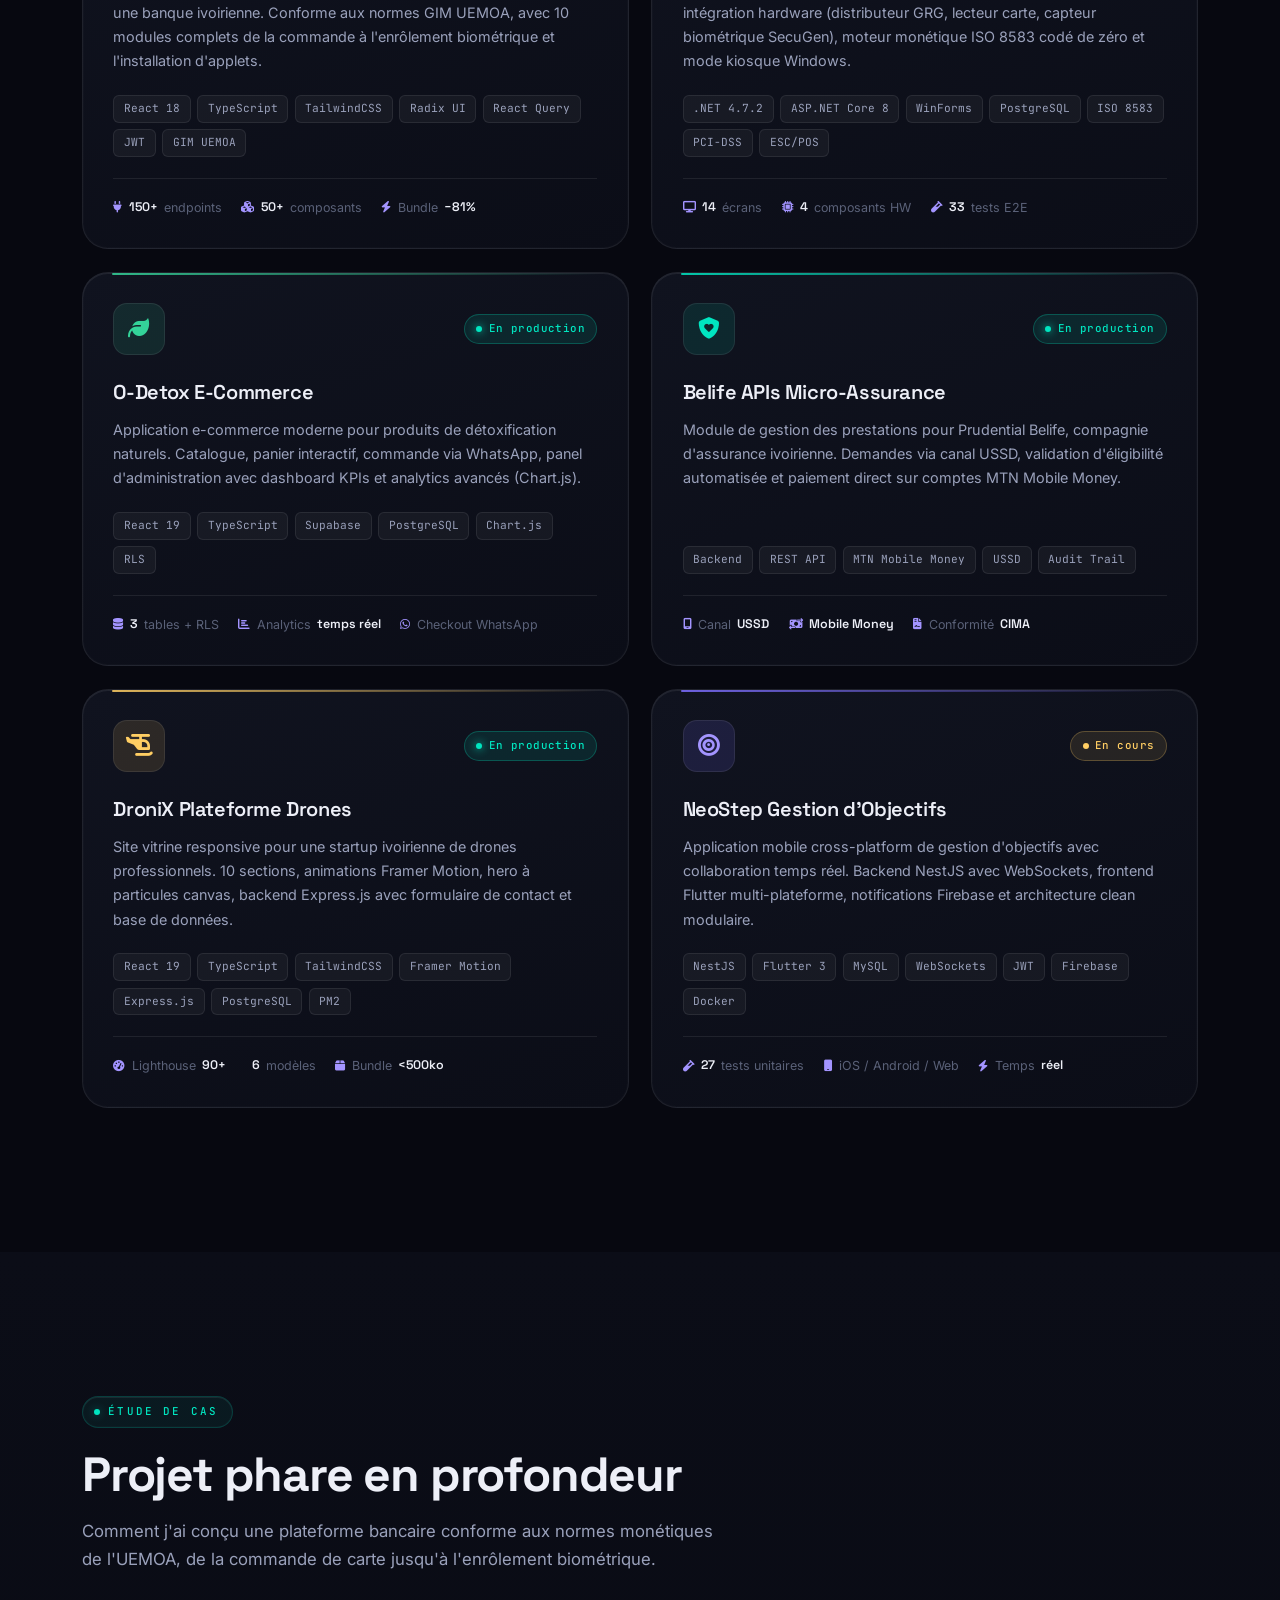
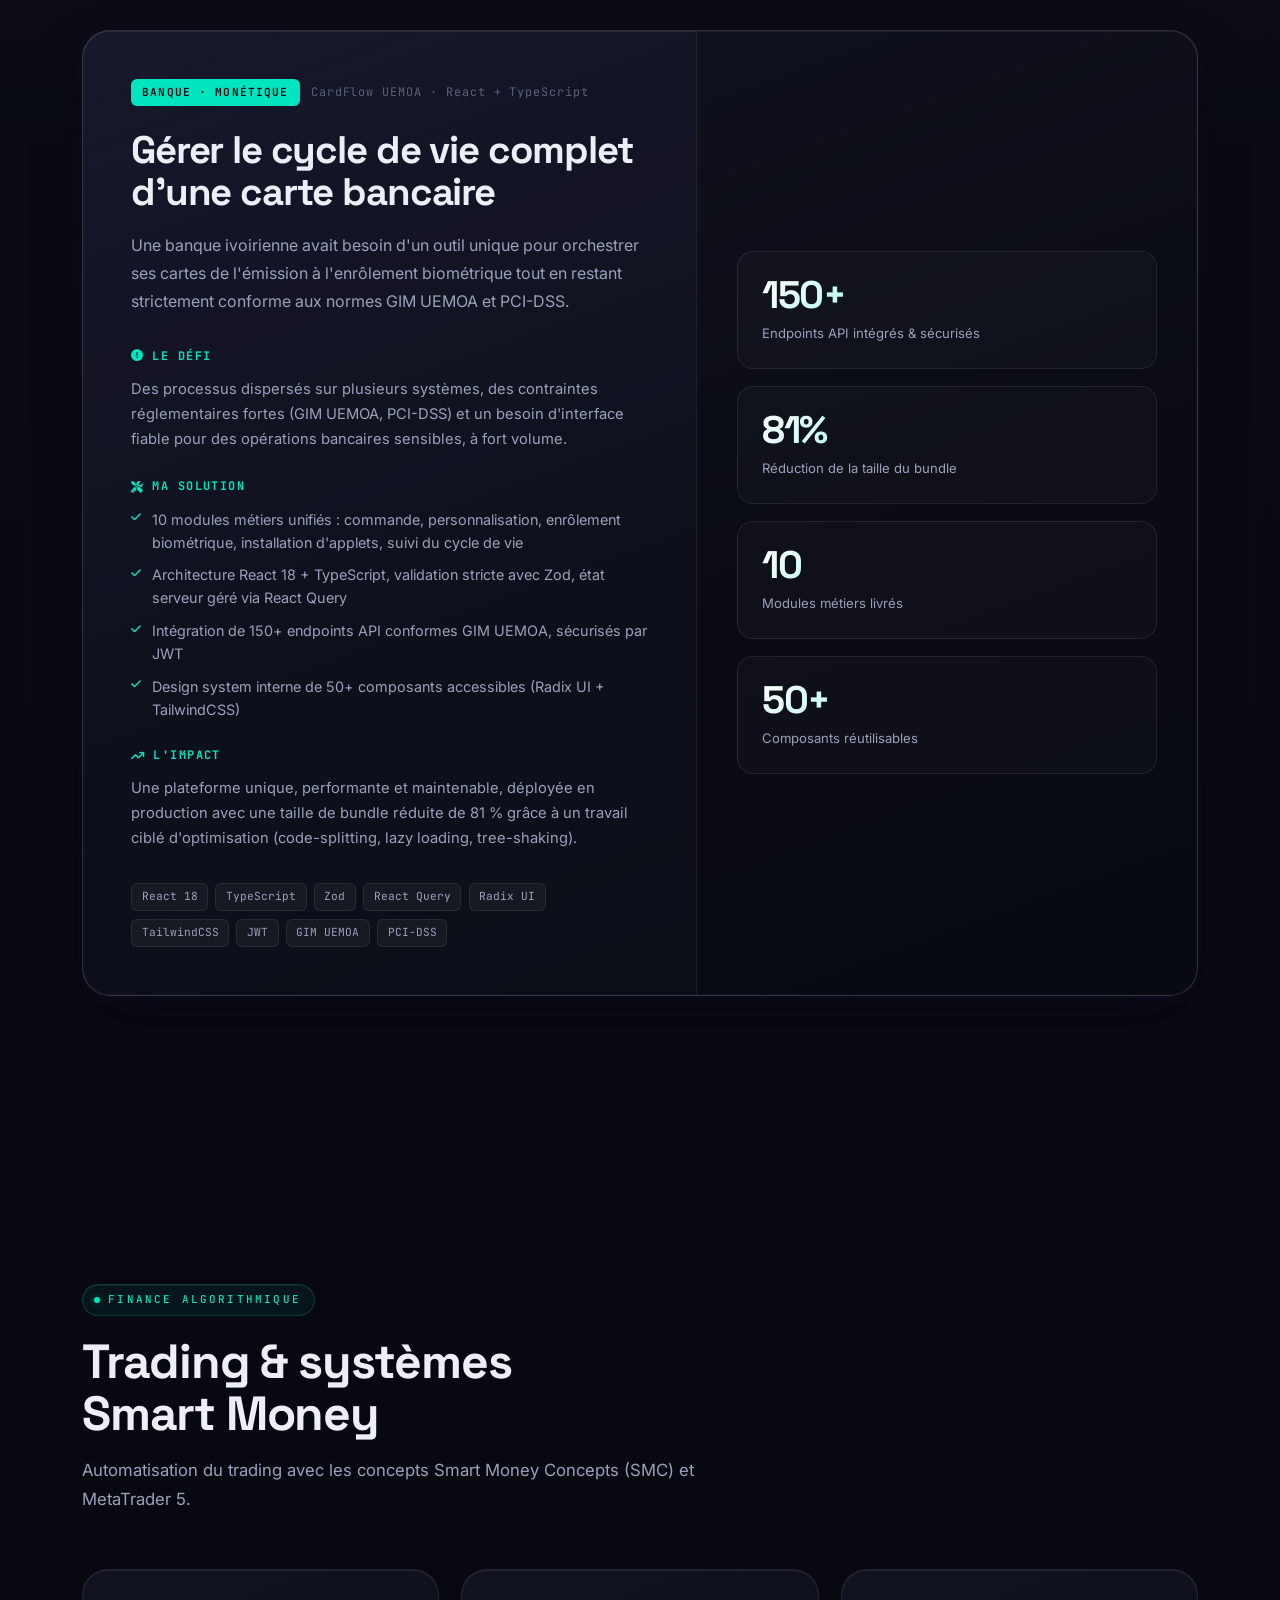
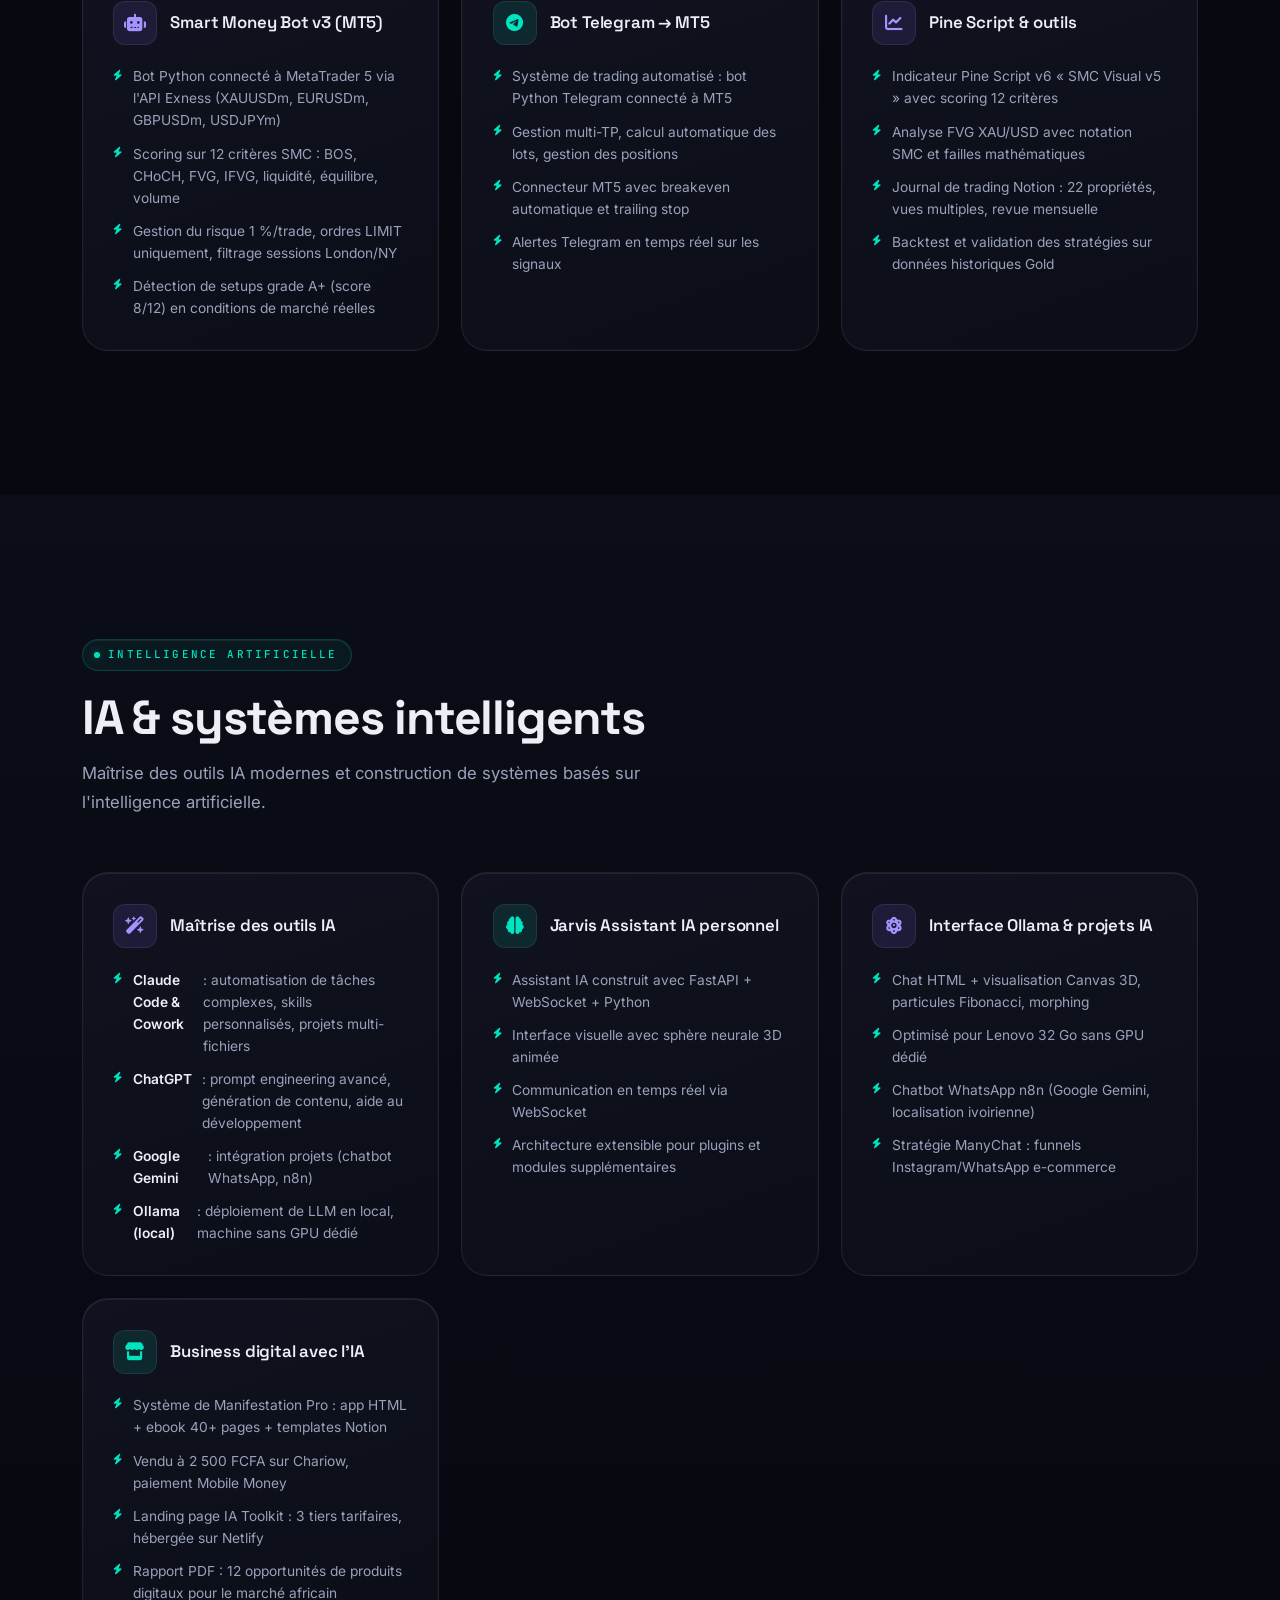
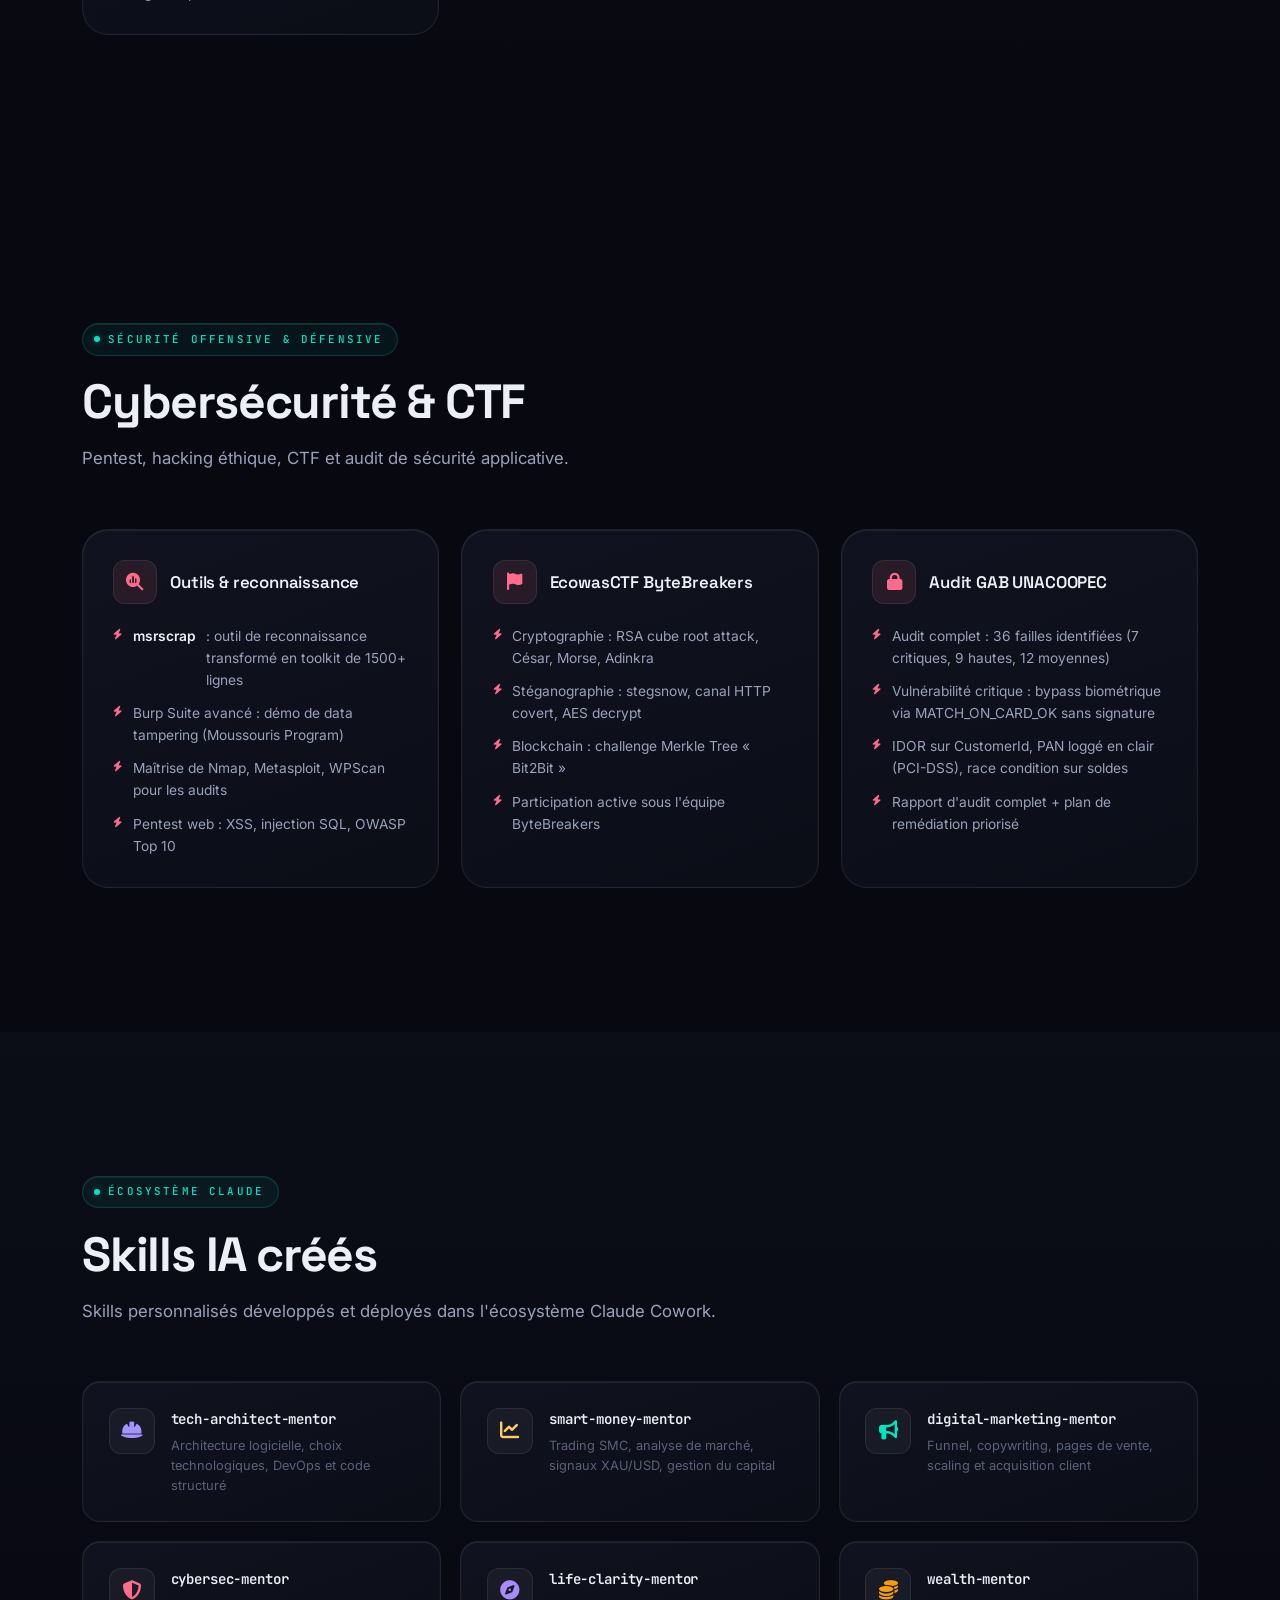
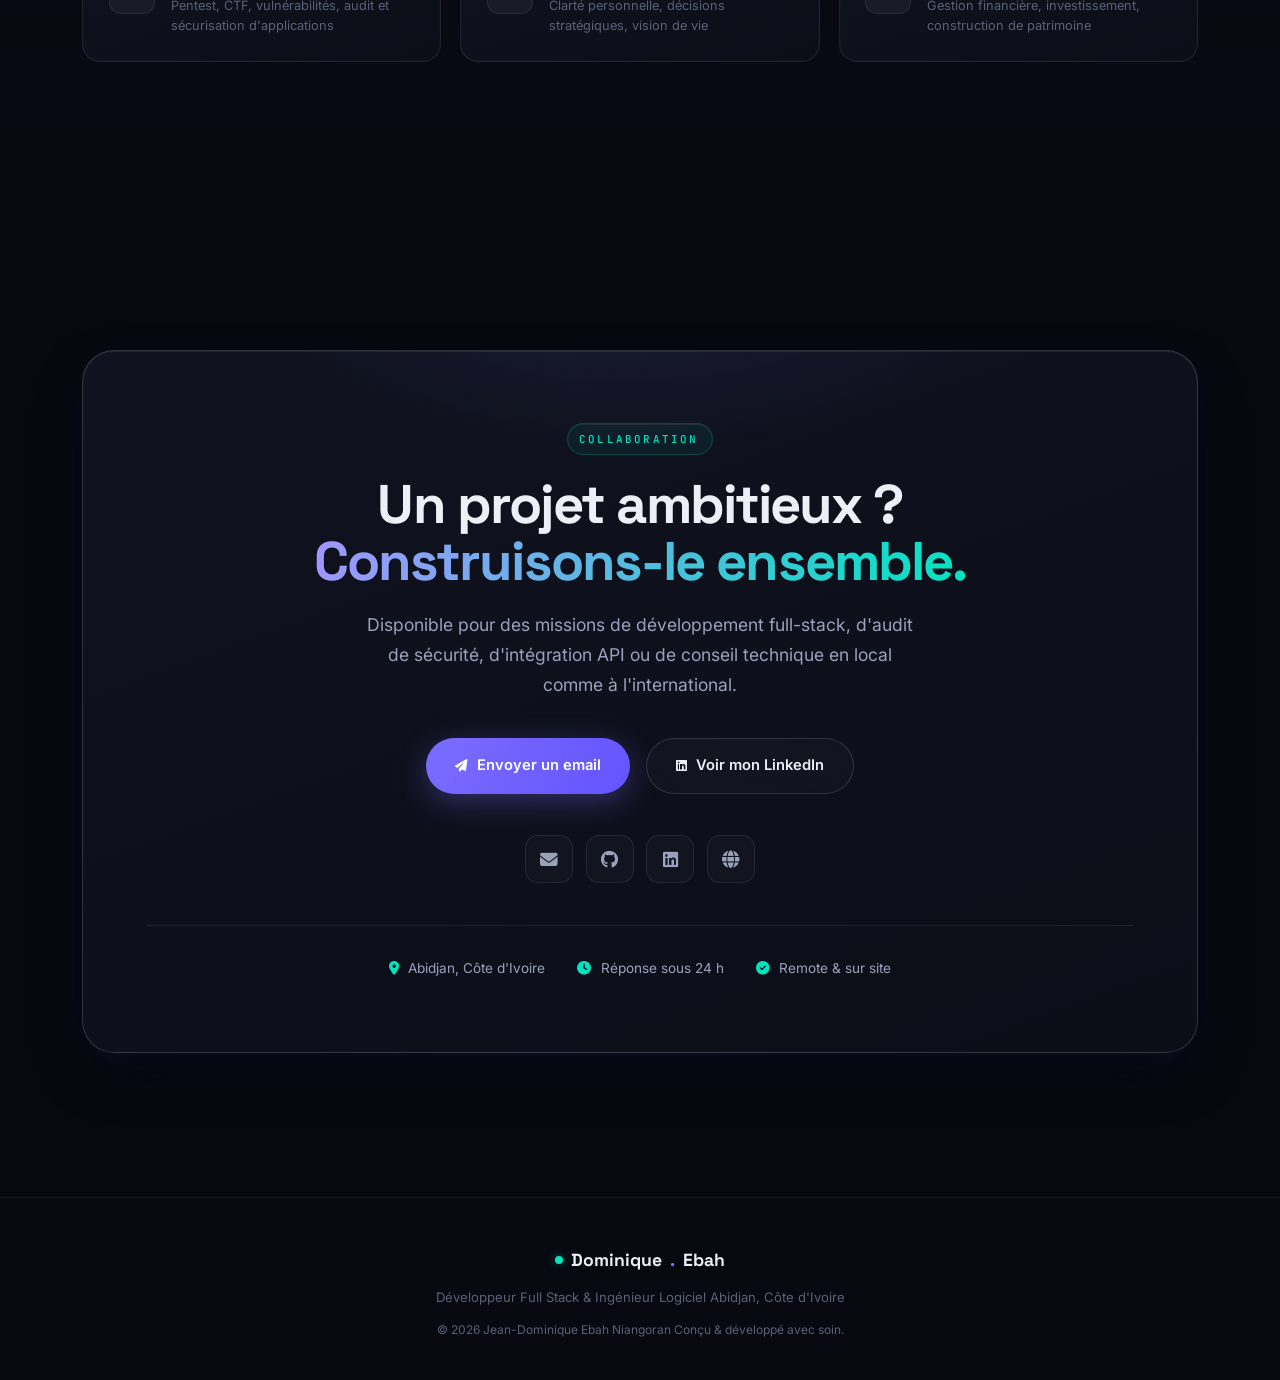
<file: Portfolio Premium.html>
<!DOCTYPE html>
<html lang="fr">
<head>
<meta charset="UTF-8" />
<meta name="viewport" content="width=device-width, initial-scale=1.0" />
<title>Jean-Dominique Ebah  Développeur Full Stack  </title>
<meta name="description" content="Développeur Full Stack & Ingénieur Logiciel basé en Côte d'Ivoire. Plateformes bancaires, monétique ISO 8583, bots de trading algorithmique, IA & cybersécurité." />
<link rel="stylesheet" href="https://cdnjs.cloudflare.com/ajax/libs/font-awesome/6.5.1/css/all.min.css" />
<link rel="preconnect" href="https://fonts.googleapis.com" />
<link rel="preconnect" href="https://fonts.gstatic.com" crossorigin />
<link href="https://fonts.googleapis.com/css2?family=Space+Grotesk:wght@400;500;600;700&family=Inter:wght@300;400;500;600;700&family=JetBrains+Mono:wght@400;500;600&display=swap" rel="stylesheet" />
<link rel="stylesheet" href="assets/portfolio.css" />
</head>
<body>

<template id="__bundler_thumbnail" data-bg-color="#070810">
  <svg viewBox="0 0 1200 800" xmlns="http://www.w3.org/2000/svg">
    <defs>
      <linearGradient id="g" x1="0" y1="0" x2="1" y2="1">
        <stop offset="0" stop-color="#a394ff"/>
        <stop offset="1" stop-color="#00e5c0"/>
      </linearGradient>
    </defs>
    <circle cx="360" cy="300" r="8" fill="#7c6dff"/>
    <circle cx="560" cy="220" r="8" fill="#00e5c0"/>
    <circle cx="760" cy="320" r="8" fill="#7c6dff"/>
    <circle cx="620" cy="430" r="8" fill="#00e5c0"/>
    <circle cx="440" cy="460" r="8" fill="#7c6dff"/>
    <g stroke="#7c6dff" stroke-width="1.5" opacity="0.4">
      <line x1="360" y1="300" x2="560" y2="220"/>
      <line x1="560" y1="220" x2="760" y2="320"/>
      <line x1="760" y1="320" x2="620" y2="430"/>
      <line x1="620" y1="430" x2="440" y2="460"/>
      <line x1="440" y1="460" x2="360" y2="300"/>
      <line x1="560" y1="220" x2="620" y2="430"/>
    </g>
    <text x="600" y="580" font-family="'Space Grotesk',sans-serif" font-size="68" font-weight="700" fill="url(#g)" text-anchor="middle" letter-spacing="-2">Dominique.Ebah</text>
    <text x="600" y="630" font-family="monospace" font-size="24" fill="#9aa1bb" text-anchor="middle" letter-spacing="3">DÉVELOPPEUR FULL STACK</text>
  </svg>
</template>

<canvas id="neural-canvas"></canvas>
<div class="cursor-dot"></div>
<div class="cursor-ring"></div>

<!-- NAV -->
<nav>
  <a href="#top" class="nav-brand"><span class="brand-dot"></span>Dominique<span style="color:var(--violet)">.</span>Ebah</a>
  <ul class="nav-links">
    <li><a href="#projets">Projets</a></li>
    <li><a href="#case">Étude de cas</a></li>
    <li><a href="#trading">Trading</a></li>
    <li><a href="#ia">IA</a></li>
    <li><a href="#cybersec">Cybersécurité</a></li>
    <li><a href="#skills">Skills</a></li>
    <li><a href="#contact" class="nav-cta">Me contacter</a></li>
  </ul>
  <button class="nav-toggle" aria-label="Menu"><i class="fa-solid fa-bars"></i></button>
</nav>

<!-- HERO -->
<header class="hero" id="top">
  <div class="container">
    <div class="hero-grid">
      <div class="hero-text">
        <div class="hero-status reveal">
          <span class="live"></span> Disponible pour missions &amp; collaborations
        </div>
        <h1 class="reveal d1">
          Jean-Dominique<br />
          <span class="grad-text">Ebah Niangoran</span>
        </h1>
        <p class="hero-role reveal d2">
          Développeur Full Stack <span class="sep"> </span> 
        </p>
        <p class="hero-desc reveal d2">
          Je conçois des <strong>plateformes bancaires</strong>, des systèmes monétiques
          <strong>ISO 8583</strong>, des <strong>bots de trading algorithmique</strong> et des
          <strong>systèmes intelligents</strong>. Basé à Abidjan, je construis des solutions
          robustes et prêtes pour la production  pour l'Afrique de l'Ouest et au-delà.
        </p>
        <div class="hero-buttons reveal d3">
          <a href="#projets" class="btn btn-primary" data-magnetic>
            <i class="fa-solid fa-folder-open"></i><span>Explorer mes projets</span>
          </a>
          <a href="#contact" class="btn btn-ghost" data-magnetic>
            <i class="fa-solid fa-paper-plane"></i><span>Travaillons ensemble</span>
          </a>
        </div>
        <div class="hero-metrics reveal d4">
          <div class="metric-block">
            <div class="metric-num" data-count="9" data-suffix="+">0</div>
            <div class="metric-label">Projets réalisés</div>
          </div>
          <div class="metric-block">
            <div class="metric-num" data-count="150" data-suffix="+">0</div>
            <div class="metric-label">Endpoints API</div>
          </div>
          <div class="metric-block">
            <div class="metric-num" data-count="3">0</div>
            <div class="metric-label">Projets en prod</div>
          </div>
          <div class="metric-block">
            <div class="metric-num" data-count="6">0</div>
            <div class="metric-label">Skills IA créés</div>
          </div>
        </div>
      </div>

      <div class="hero-portrait reveal d2">
        <div class="portrait-card">
          <div class="portrait-glow"></div>
          <img src="assets/photo.png" alt="Jean-Dominique Ebah Niangoran" />
          <div class="portrait-badge">
            <div class="pb-icon"><i class="fa-solid fa-location-dot"></i></div>
            <div class="pb-text">
              <strong>Abidjan, Côte d'Ivoire</strong>
              <span>Disponible en remote &amp; sur site</span>
            </div>
          </div>
        </div>
        <div class="float-chip fc-1"><i class="fa-solid fa-shield-halved"></i> ISO 8583 · PCI-DSS</div>
        <div class="float-chip fc-2"><i class="fa-solid fa-chart-line"></i> SMC Trading Bot</div>
      </div>
    </div>
  </div>
  <div class="scroll-hint reveal d4">
    <div class="mouse"></div>
    Défiler
  </div>
</header>

<!-- MARQUEE / STACK -->
<div class="marquee-wrap">
  <div class="marquee">
    <span class="marquee-item"><i class="fa-brands fa-react"></i> React 19 / TypeScript</span><span class="marquee-item star">✦</span>
    <span class="marquee-item"><i class="fa-brands fa-node-js"></i> NestJS / Express</span><span class="marquee-item star">✦</span>
    <span class="marquee-item"><i class="fa-solid fa-mobile-screen"></i> Flutter / Dart</span><span class="marquee-item star">✦</span>
    <span class="marquee-item"><i class="fa-brands fa-microsoft"></i> .NET / C#</span><span class="marquee-item star">✦</span>
    <span class="marquee-item"><i class="fa-brands fa-python"></i> Python</span><span class="marquee-item star">✦</span>
    <span class="marquee-item"><i class="fa-solid fa-database"></i> PostgreSQL</span><span class="marquee-item star">✦</span>
    <span class="marquee-item"><i class="fa-brands fa-docker"></i> Docker</span><span class="marquee-item star">✦</span>
    <span class="marquee-item"><i class="fa-solid fa-shield-halved"></i> ISO 8583</span><span class="marquee-item star">✦</span>
    <span class="marquee-item"><i class="fa-solid fa-chart-line"></i> MetaTrader 5</span><span class="marquee-item star">✦</span>
    <!-- duplicate for seamless loop -->
    <span class="marquee-item"><i class="fa-brands fa-react"></i> React 19 / TypeScript</span><span class="marquee-item star">✦</span>
    <span class="marquee-item"><i class="fa-brands fa-node-js"></i> NestJS / Express</span><span class="marquee-item star">✦</span>
    <span class="marquee-item"><i class="fa-solid fa-mobile-screen"></i> Flutter / Dart</span><span class="marquee-item star">✦</span>
    <span class="marquee-item"><i class="fa-brands fa-microsoft"></i> .NET / C#</span><span class="marquee-item star">✦</span>
    <span class="marquee-item"><i class="fa-brands fa-python"></i> Python</span><span class="marquee-item star">✦</span>
    <span class="marquee-item"><i class="fa-solid fa-database"></i> PostgreSQL</span><span class="marquee-item star">✦</span>
    <span class="marquee-item"><i class="fa-brands fa-docker"></i> Docker</span><span class="marquee-item star">✦</span>
    <span class="marquee-item"><i class="fa-solid fa-shield-halved"></i> ISO 8583</span><span class="marquee-item star">✦</span>
    <span class="marquee-item"><i class="fa-solid fa-chart-line"></i> MetaTrader 5</span><span class="marquee-item star">✦</span>
  </div>
</div>

<!-- PROJETS -->
<section id="projets">
  <div class="container">
    <div class="section-head reveal">
      <div class="eyebrow">Portfolio sélectionné</div>
      <h2 class="section-title">Des projets en production,<br />pas des démos</h2>
      <p class="section-sub">Applications full-stack, systèmes bancaires et plateformes digitales déployés pour des institutions financières et des entreprises d'Afrique de l'Ouest.</p>
    </div>

    <div class="projects-grid">

      <!-- CardFlow -->
      <article class="project-card c-blue reveal">
        <div class="spotlight"></div>
        <div class="project-top">
          <div class="project-icon"><i class="fa-solid fa-credit-card"></i></div>
          <span class="project-badge badge-prod"><span class="bdot"></span> En production</span>
        </div>
        <h3 class="project-title">Gestion du cycle de vie des cartes</h3>
        <p class="project-desc">Plateforme web de gestion du cycle de vie des cartes bancaires pour une banque ivoirienne. Conforme aux normes GIM UEMOA, avec 10 modules complets de la commande à l'enrôlement biométrique et l'installation d'applets.</p>
        <div class="project-tags">
          <span class="tag">React 18</span><span class="tag">TypeScript</span><span class="tag">TailwindCSS</span>
          <span class="tag">Radix UI</span><span class="tag">React Query</span><span class="tag">JWT</span><span class="tag">GIM UEMOA</span>
        </div>
        <div class="project-metrics">
          <span class="pmetric"><i class="fa-solid fa-plug"></i> <strong>150+</strong> endpoints</span>
          <span class="pmetric"><i class="fa-solid fa-cubes"></i> <strong>50+</strong> composants</span>
          <span class="pmetric"><i class="fa-solid fa-bolt"></i> Bundle <strong>−81%</strong></span>
        </div>
      </article>

      <!-- GAB -->
      <article class="project-card c-rose reveal d1">
        <div class="spotlight"></div>
        <div class="project-top">
          <div class="project-icon"><i class="fa-solid fa-building-columns"></i></div>
          <span class="project-badge badge-wip"><span class="bdot"></span> En cours</span>
        </div>
        <h3 class="project-title">Système GAB UNACOOPEC-CI</h3>
        <p class="project-desc">Logiciel complet de Guichet Automatique Bancaire. 14 écrans kiosque, intégration hardware (distributeur GRG, lecteur carte, capteur biométrique SecuGen), moteur monétique ISO 8583 codé de zéro et mode kiosque Windows.</p>
        <div class="project-tags">
          <span class="tag">.NET 4.7.2</span><span class="tag">ASP.NET Core 8</span><span class="tag">WinForms</span>
          <span class="tag">PostgreSQL</span><span class="tag">ISO 8583</span><span class="tag">PCI-DSS</span><span class="tag">ESC/POS</span>
        </div>
        <div class="project-metrics">
          <span class="pmetric"><i class="fa-solid fa-display"></i> <strong>14</strong> écrans</span>
          <span class="pmetric"><i class="fa-solid fa-microchip"></i> <strong>4</strong> composants HW</span>
          <span class="pmetric"><i class="fa-solid fa-vial"></i> <strong>33</strong> tests E2E</span>
        </div>
      </article>

      <!-- O-Detox -->
      <article class="project-card c-green reveal">
        <div class="spotlight"></div>
        <div class="project-top">
          <div class="project-icon"><i class="fa-solid fa-leaf"></i></div>
          <span class="project-badge badge-prod"><span class="bdot"></span> En production</span>
        </div>
        <h3 class="project-title">O-Detox E-Commerce</h3>
        <p class="project-desc">Application e-commerce moderne pour produits de détoxification naturels. Catalogue, panier interactif, commande via WhatsApp, panel d'administration avec dashboard KPIs et analytics avancés (Chart.js).</p>
        <div class="project-tags">
          <span class="tag">React 19</span><span class="tag">TypeScript</span><span class="tag">Supabase</span>
          <span class="tag">PostgreSQL</span><span class="tag">Chart.js</span><span class="tag">RLS</span>
        </div>
        <div class="project-metrics">
          <span class="pmetric"><i class="fa-solid fa-database"></i> <strong>3</strong> tables + RLS</span>
          <span class="pmetric"><i class="fa-solid fa-chart-bar"></i> Analytics <strong>temps réel</strong></span>
          <span class="pmetric"><i class="fa-brands fa-whatsapp"></i> Checkout WhatsApp</span>
        </div>
      </article>

      <!-- Belife -->
      <article class="project-card c-cyan reveal d1">
        <div class="spotlight"></div>
        <div class="project-top">
          <div class="project-icon"><i class="fa-solid fa-shield-heart"></i></div>
          <span class="project-badge badge-prod"><span class="bdot"></span> En production</span>
        </div>
        <h3 class="project-title">Belife APIs Micro-Assurance</h3>
        <p class="project-desc">Module de gestion des prestations pour Prudential Belife, compagnie d'assurance ivoirienne. Demandes via canal USSD, validation d'éligibilité automatisée et paiement direct sur comptes MTN Mobile Money.</p>
        <div class="project-tags">
          <span class="tag">Backend</span><span class="tag">REST API</span><span class="tag">MTN Mobile Money</span>
          <span class="tag">USSD</span><span class="tag">Audit Trail</span>
        </div>
        <div class="project-metrics">
          <span class="pmetric"><i class="fa-solid fa-mobile-screen"></i> Canal <strong>USSD</strong></span>
          <span class="pmetric"><i class="fa-solid fa-money-bill-transfer"></i> <strong>Mobile Money</strong></span>
          <span class="pmetric"><i class="fa-solid fa-file-contract"></i> Conformité <strong>CIMA</strong></span>
        </div>
      </article>

      <!-- DroniX -->
      <article class="project-card c-gold reveal">
        <div class="spotlight"></div>
        <div class="project-top">
          <div class="project-icon"><i class="fa-solid fa-helicopter"></i></div>
          <span class="project-badge badge-prod"><span class="bdot"></span> En production</span>
        </div>
        <h3 class="project-title">DroniX Plateforme Drones</h3>
        <p class="project-desc">Site vitrine responsive pour une startup ivoirienne de drones professionnels. 10 sections, animations Framer Motion, hero à particules canvas, backend Express.js avec formulaire de contact et base de données.</p>
        <div class="project-tags">
          <span class="tag">React 19</span><span class="tag">TypeScript</span><span class="tag">TailwindCSS</span>
          <span class="tag">Framer Motion</span><span class="tag">Express.js</span><span class="tag">PostgreSQL</span><span class="tag">PM2</span>
        </div>
        <div class="project-metrics">
          <span class="pmetric"><i class="fa-solid fa-gauge-high"></i> Lighthouse <strong>90+</strong></span>
          <span class="pmetric"><i class="fa-solid fa-drone"></i> <strong>6</strong> modèles</span>
          <span class="pmetric"><i class="fa-solid fa-box"></i> Bundle <strong>&lt;500ko</strong></span>
        </div>
      </article>

      <!-- NeoStep -->
      <article class="project-card c-violet reveal d1">
        <div class="spotlight"></div>
        <div class="project-top">
          <div class="project-icon"><i class="fa-solid fa-bullseye"></i></div>
          <span class="project-badge badge-wip"><span class="bdot"></span> En cours</span>
        </div>
        <h3 class="project-title">NeoStep Gestion d'Objectifs</h3>
        <p class="project-desc">Application mobile cross-platform de gestion d'objectifs avec collaboration temps réel. Backend NestJS avec WebSockets, frontend Flutter multi-plateforme, notifications Firebase et architecture clean modulaire.</p>
        <div class="project-tags">
          <span class="tag">NestJS</span><span class="tag">Flutter 3</span><span class="tag">MySQL</span>
          <span class="tag">WebSockets</span><span class="tag">JWT</span><span class="tag">Firebase</span><span class="tag">Docker</span>
        </div>
        <div class="project-metrics">
          <span class="pmetric"><i class="fa-solid fa-vial"></i> <strong>27</strong> tests unitaires</span>
          <span class="pmetric"><i class="fa-solid fa-mobile"></i> iOS / Android / Web</span>
          <span class="pmetric"><i class="fa-solid fa-bolt"></i> Temps <strong>réel</strong></span>
        </div>
      </article>

    </div>
  </div>
</section>

<!-- CASE STUDY -->
<section id="case" class="alt-bg">
  <div class="container">
    <div class="section-head reveal">
      <div class="eyebrow">Étude de cas</div>
      <h2 class="section-title">Projet phare en profondeur</h2>
      <p class="section-sub">Comment j'ai conçu une plateforme bancaire conforme aux normes monétiques de l'UEMOA, de la commande de carte jusqu'à l'enrôlement biométrique.</p>
    </div>

    <div class="case reveal d1">
      <div class="case-inner">
        <div class="case-left">
          <div class="case-tagrow">
            <span class="case-flag">Banque · Monétique</span>
            <span class="case-domain">CardFlow UEMOA · React + TypeScript</span>
          </div>
          <h3>Gérer le cycle de vie complet d'une carte bancaire</h3>
          <p class="case-lead">Une banque ivoirienne avait besoin d'un outil unique pour orchestrer ses cartes de l'émission à l'enrôlement biométrique tout en restant strictement conforme aux normes GIM UEMOA et PCI-DSS.</p>

          <div class="case-block">
            <h4><i class="fa-solid fa-circle-exclamation"></i> Le défi</h4>
            <p>Des processus dispersés sur plusieurs systèmes, des contraintes réglementaires fortes (GIM UEMOA, PCI-DSS) et un besoin d'interface fiable pour des opérations bancaires sensibles, à fort volume.</p>
          </div>

          <div class="case-block">
            <h4><i class="fa-solid fa-screwdriver-wrench"></i> Ma solution</h4>
            <ul class="case-list">
              <li><i class="fa-solid fa-check"></i> 10 modules métiers unifiés : commande, personnalisation, enrôlement biométrique, installation d'applets, suivi du cycle de vie</li>
              <li><i class="fa-solid fa-check"></i> Architecture React 18 + TypeScript, validation stricte avec Zod, état serveur géré via React Query</li>
              <li><i class="fa-solid fa-check"></i> Intégration de 150+ endpoints API conformes GIM UEMOA, sécurisés par JWT</li>
              <li><i class="fa-solid fa-check"></i> Design system interne de 50+ composants accessibles (Radix UI + TailwindCSS)</li>
            </ul>
          </div>

          <div class="case-block">
            <h4><i class="fa-solid fa-arrow-trend-up"></i> L'impact</h4>
            <p>Une plateforme unique, performante et maintenable, déployée en production avec une taille de bundle réduite de 81 % grâce à un travail ciblé d'optimisation (code-splitting, lazy loading, tree-shaking).</p>
          </div>

          <div class="case-tags">
            <span class="tag">React 18</span><span class="tag">TypeScript</span><span class="tag">Zod</span>
            <span class="tag">React Query</span><span class="tag">Radix UI</span><span class="tag">TailwindCSS</span>
            <span class="tag">JWT</span><span class="tag">GIM UEMOA</span><span class="tag">PCI-DSS</span>
          </div>
        </div>

        <div class="case-right">
          <div class="case-stat">
            <div class="cs-num"><span data-count="150" data-suffix="+">0</span></div>
            <div class="cs-label">Endpoints API intégrés &amp; sécurisés</div>
          </div>
          <div class="case-stat">
            <div class="cs-num"><span data-count="81" data-suffix="%">0</span></div>
            <div class="cs-label">Réduction de la taille du bundle</div>
          </div>
          <div class="case-stat">
            <div class="cs-num"><span data-count="10">0</span></div>
            <div class="cs-label">Modules métiers livrés</div>
          </div>
          <div class="case-stat">
            <div class="cs-num"><span data-count="50" data-suffix="+">0</span></div>
            <div class="cs-label">Composants réutilisables</div>
          </div>
        </div>
      </div>
    </div>
  </div>
</section>

<!-- TRADING -->
<section id="trading">
  <div class="container">
    <div class="section-head reveal">
      <div class="eyebrow">Finance algorithmique</div>
      <h2 class="section-title">Trading &amp; systèmes Smart Money</h2>
      <p class="section-sub">Automatisation du trading avec les concepts Smart Money Concepts (SMC) et MetaTrader 5.</p>
    </div>
    <div class="cards-grid">
      <article class="info-card reveal">
        <div class="info-card-head">
          <div class="ic"><i class="fa-solid fa-robot"></i></div>
          <h4>Smart Money Bot v3 (MT5)</h4>
        </div>
        <ul class="feat-list">
          <li><i class="fa-solid fa-bolt"></i> Bot Python connecté à MetaTrader 5 via l'API Exness (XAUUSDm, EURUSDm, GBPUSDm, USDJPYm)</li>
          <li><i class="fa-solid fa-bolt"></i> Scoring sur 12 critères SMC : BOS, CHoCH, FVG, IFVG, liquidité, équilibre, volume</li>
          <li><i class="fa-solid fa-bolt"></i> Gestion du risque 1 %/trade, ordres LIMIT uniquement, filtrage sessions London/NY</li>
          <li><i class="fa-solid fa-bolt"></i> Détection de setups grade A+ (score 8/12) en conditions de marché réelles</li>
        </ul>
      </article>
      <article class="info-card teal reveal d1">
        <div class="info-card-head">
          <div class="ic"><i class="fa-brands fa-telegram"></i></div>
          <h4>Bot Telegram → MT5</h4>
        </div>
        <ul class="feat-list">
          <li><i class="fa-solid fa-bolt"></i> Système de trading automatisé : bot Python Telegram connecté à MT5</li>
          <li><i class="fa-solid fa-bolt"></i> Gestion multi-TP, calcul automatique des lots, gestion des positions</li>
          <li><i class="fa-solid fa-bolt"></i> Connecteur MT5 avec breakeven automatique et trailing stop</li>
          <li><i class="fa-solid fa-bolt"></i> Alertes Telegram en temps réel sur les signaux</li>
        </ul>
      </article>
      <article class="info-card reveal d2">
        <div class="info-card-head">
          <div class="ic"><i class="fa-solid fa-chart-line"></i></div>
          <h4>Pine Script &amp; outils</h4>
        </div>
        <ul class="feat-list">
          <li><i class="fa-solid fa-bolt"></i> Indicateur Pine Script v6 « SMC Visual v5 » avec scoring 12 critères</li>
          <li><i class="fa-solid fa-bolt"></i> Analyse FVG XAU/USD avec notation SMC et failles mathématiques</li>
          <li><i class="fa-solid fa-bolt"></i> Journal de trading Notion : 22 propriétés, vues multiples, revue mensuelle</li>
          <li><i class="fa-solid fa-bolt"></i> Backtest et validation des stratégies sur données historiques Gold</li>
        </ul>
      </article>
    </div>
  </div>
</section>

<!-- IA -->
<section id="ia" class="alt-bg">
  <div class="container">
    <div class="section-head reveal">
      <div class="eyebrow">Intelligence artificielle</div>
      <h2 class="section-title">IA &amp; systèmes intelligents</h2>
      <p class="section-sub">Maîtrise des outils IA modernes et construction de systèmes basés sur l'intelligence artificielle.</p>
    </div>
    <div class="cards-grid">
      <article class="info-card reveal">
        <div class="info-card-head">
          <div class="ic"><i class="fa-solid fa-wand-magic-sparkles"></i></div>
          <h4>Maîtrise des outils IA</h4>
        </div>
        <ul class="feat-list">
          <li><i class="fa-solid fa-bolt"></i> <strong>Claude Code &amp; Cowork</strong> : automatisation de tâches complexes, skills personnalisés, projets multi-fichiers</li>
          <li><i class="fa-solid fa-bolt"></i> <strong>ChatGPT</strong> : prompt engineering avancé, génération de contenu, aide au développement</li>
          <li><i class="fa-solid fa-bolt"></i> <strong>Google Gemini</strong> : intégration projets (chatbot WhatsApp, n8n)</li>
          <li><i class="fa-solid fa-bolt"></i> <strong>Ollama (local)</strong> : déploiement de LLM en local, machine sans GPU dédié</li>
        </ul>
      </article>
      <article class="info-card teal reveal d1">
        <div class="info-card-head">
          <div class="ic"><i class="fa-solid fa-brain"></i></div>
          <h4>Jarvis Assistant IA personnel</h4>
        </div>
        <ul class="feat-list">
          <li><i class="fa-solid fa-bolt"></i> Assistant IA construit avec FastAPI + WebSocket + Python</li>
          <li><i class="fa-solid fa-bolt"></i> Interface visuelle avec sphère neurale 3D animée</li>
          <li><i class="fa-solid fa-bolt"></i> Communication en temps réel via WebSocket</li>
          <li><i class="fa-solid fa-bolt"></i> Architecture extensible pour plugins et modules supplémentaires</li>
        </ul>
      </article>
      <article class="info-card reveal d2">
        <div class="info-card-head">
          <div class="ic"><i class="fa-solid fa-atom"></i></div>
          <h4>Interface Ollama &amp; projets IA</h4>
        </div>
        <ul class="feat-list">
          <li><i class="fa-solid fa-bolt"></i> Chat HTML + visualisation Canvas 3D, particules Fibonacci, morphing</li>
          <li><i class="fa-solid fa-bolt"></i> Optimisé pour Lenovo 32 Go sans GPU dédié</li>
          <li><i class="fa-solid fa-bolt"></i> Chatbot WhatsApp n8n (Google Gemini, localisation ivoirienne)</li>
          <li><i class="fa-solid fa-bolt"></i> Stratégie ManyChat : funnels Instagram/WhatsApp e-commerce</li>
        </ul>
      </article>
      <article class="info-card teal reveal d3">
        <div class="info-card-head">
          <div class="ic"><i class="fa-solid fa-store"></i></div>
          <h4>Business digital avec l'IA</h4>
        </div>
        <ul class="feat-list">
          <li><i class="fa-solid fa-bolt"></i> Système de Manifestation Pro : app HTML + ebook 40+ pages + templates Notion</li>
          <li><i class="fa-solid fa-bolt"></i> Vendu à 2 500 FCFA sur Chariow, paiement Mobile Money</li>
          <li><i class="fa-solid fa-bolt"></i> Landing page IA Toolkit : 3 tiers tarifaires, hébergée sur Netlify</li>
          <li><i class="fa-solid fa-bolt"></i> Rapport PDF : 12 opportunités de produits digitaux pour le marché africain</li>
        </ul>
      </article>
    </div>
  </div>
</section>

<!-- CYBERSEC -->
<section id="cybersec">
  <div class="container">
    <div class="section-head reveal">
      <div class="eyebrow">Sécurité offensive &amp; défensive</div>
      <h2 class="section-title">Cybersécurité &amp; CTF</h2>
      <p class="section-sub">Pentest, hacking éthique, CTF et audit de sécurité applicative.</p>
    </div>
    <div class="cards-grid">
      <article class="info-card rose reveal">
        <div class="info-card-head">
          <div class="ic"><i class="fa-solid fa-magnifying-glass-chart"></i></div>
          <h4>Outils &amp; reconnaissance</h4>
        </div>
        <ul class="feat-list">
          <li><i class="fa-solid fa-bolt"></i> <strong>msrscrap</strong> : outil de reconnaissance transformé en toolkit de 1500+ lignes</li>
          <li><i class="fa-solid fa-bolt"></i> Burp Suite avancé : démo de data tampering (Moussouris Program)</li>
          <li><i class="fa-solid fa-bolt"></i> Maîtrise de Nmap, Metasploit, WPScan pour les audits</li>
          <li><i class="fa-solid fa-bolt"></i> Pentest web : XSS, injection SQL, OWASP Top 10</li>
        </ul>
      </article>
      <article class="info-card rose reveal d1">
        <div class="info-card-head">
          <div class="ic"><i class="fa-solid fa-flag"></i></div>
          <h4>EcowasCTF ByteBreakers</h4>
        </div>
        <ul class="feat-list">
          <li><i class="fa-solid fa-bolt"></i> Cryptographie : RSA cube root attack, César, Morse, Adinkra</li>
          <li><i class="fa-solid fa-bolt"></i> Stéganographie : stegsnow, canal HTTP covert, AES decrypt</li>
          <li><i class="fa-solid fa-bolt"></i> Blockchain : challenge Merkle Tree « Bit2Bit »</li>
          <li><i class="fa-solid fa-bolt"></i> Participation active sous l'équipe ByteBreakers</li>
        </ul>
      </article>
      <article class="info-card rose reveal d2">
        <div class="info-card-head">
          <div class="ic"><i class="fa-solid fa-lock"></i></div>
          <h4>Audit GAB UNACOOPEC</h4>
        </div>
        <ul class="feat-list">
          <li><i class="fa-solid fa-bolt"></i> Audit complet : 36 failles identifiées (7 critiques, 9 hautes, 12 moyennes)</li>
          <li><i class="fa-solid fa-bolt"></i> Vulnérabilité critique : bypass biométrique via MATCH_ON_CARD_OK sans signature</li>
          <li><i class="fa-solid fa-bolt"></i> IDOR sur CustomerId, PAN loggé en clair (PCI-DSS), race condition sur soldes</li>
          <li><i class="fa-solid fa-bolt"></i> Rapport d'audit complet + plan de remédiation priorisé</li>
        </ul>
      </article>
    </div>
  </div>
</section>

<!-- SKILLS -->
<section id="skills" class="alt-bg">
  <div class="container">
    <div class="section-head reveal">
      <div class="eyebrow">Écosystème Claude</div>
      <h2 class="section-title">Skills IA créés</h2>
      <p class="section-sub">Skills personnalisés développés et déployés dans l'écosystème Claude Cowork.</p>
    </div>
    <div class="skills-grid">
      <div class="skill-tile reveal">
        <div class="st-icon" style="color:#a394ff"><i class="fa-solid fa-helmet-safety"></i></div>
        <div><div class="st-name">tech-architect-mentor</div><div class="st-desc">Architecture logicielle, choix technologiques, DevOps et code structuré</div></div>
      </div>
      <div class="skill-tile reveal d1">
        <div class="st-icon" style="color:#ffce63"><i class="fa-solid fa-chart-line"></i></div>
        <div><div class="st-name">smart-money-mentor</div><div class="st-desc">Trading SMC, analyse de marché, signaux XAU/USD, gestion du capital</div></div>
      </div>
      <div class="skill-tile reveal d2">
        <div class="st-icon" style="color:#00e5c0"><i class="fa-solid fa-bullhorn"></i></div>
        <div><div class="st-name">digital-marketing-mentor</div><div class="st-desc">Funnel, copywriting, pages de vente, scaling et acquisition client</div></div>
      </div>
      <div class="skill-tile reveal">
        <div class="st-icon" style="color:#ff6b8a"><i class="fa-solid fa-shield-halved"></i></div>
        <div><div class="st-name">cybersec-mentor</div><div class="st-desc">Pentest, CTF, vulnérabilités, audit et sécurisation d'applications</div></div>
      </div>
      <div class="skill-tile reveal d1">
        <div class="st-icon" style="color:#a78bfa"><i class="fa-solid fa-compass"></i></div>
        <div><div class="st-name">life-clarity-mentor</div><div class="st-desc">Clarté personnelle, décisions stratégiques, vision de vie</div></div>
      </div>
      <div class="skill-tile reveal d2">
        <div class="st-icon" style="color:#f59e0b"><i class="fa-solid fa-coins"></i></div>
        <div><div class="st-name">wealth-mentor</div><div class="st-desc">Gestion financière, investissement, construction de patrimoine</div></div>
      </div>
    </div>
  </div>
</section>

<!-- CONTACT -->
<section id="contact" class="contact">
  <div class="container">
    <div class="contact-card reveal">
      <div class="eyebrow">Collaboration</div>
      <h2>Un projet ambitieux ?<br /><span class="grad-text">Construisons-le ensemble.</span></h2>
      <p class="lead">Disponible pour des missions de développement full-stack, d'audit de sécurité, d'intégration API ou de conseil technique en local comme à l'international.</p>
      <div class="contact-actions">
        <a href="mailto:ebahniangoran@gmail.com" class="btn btn-primary" data-magnetic>
          <i class="fa-solid fa-paper-plane"></i><span>Envoyer un email</span>
        </a>
        <a href="https://www.linkedin.com/in/niangoran-jean-dominique-ebah-0b3594325/" target="_blank" rel="noopener" class="btn btn-ghost" data-magnetic>
          <i class="fa-brands fa-linkedin"></i><span>Voir mon LinkedIn</span>
        </a>
      </div>
      <div class="contact-socials">
        <a href="mailto:ebahniangoran@gmail.com" class="social-link" aria-label="Email"><i class="fa-solid fa-envelope"></i></a>
        <a href="https://github.com/Master-Mind-code/" target="_blank" rel="noopener" class="social-link" aria-label="GitHub"><i class="fa-brands fa-github"></i></a>
        <a href="https://www.linkedin.com/in/niangoran-jean-dominique-ebah-0b3594325/" target="_blank" rel="noopener" class="social-link" aria-label="LinkedIn"><i class="fa-brands fa-linkedin"></i></a>
        <a href="https://ia-toolkit.netlify.app" target="_blank" rel="noopener" class="social-link" aria-label="Site web"><i class="fa-solid fa-globe"></i></a>
      </div>
      <div class="contact-meta">
        <span class="cm"><i class="fa-solid fa-location-dot"></i> Abidjan, Côte d'Ivoire</span>
        <span class="cm"><i class="fa-solid fa-clock"></i> Réponse sous 24 h</span>
        <span class="cm"><i class="fa-solid fa-circle-check"></i> Remote &amp; sur site</span>
      </div>
    </div>
  </div>
</section>

<!-- FOOTER -->
<footer>
  <div class="f-brand"><span class="brand-dot"></span>Dominique<span style="color:var(--violet)">.</span>Ebah</div>
  <p>Développeur Full Stack &amp; Ingénieur Logiciel Abidjan, Côte d'Ivoire</p>
  <p style="font-size:0.75rem">© 2026 Jean-Dominique Ebah Niangoran Conçu &amp; développé avec soin.</p>
</footer>

<script src="assets/neural.js"></script>
<script src="assets/interactions.js"></script>
</body>
</html>
</file>
<file: assets/portfolio.css>
/* ============================================================
   DOMINIQUE EBAH — PORTFOLIO PREMIUM
   Dark néon · immersif · Awwwards-grade
   ============================================================ */

:root {
  /* Backgrounds */
  --bg: #070810;
  --bg-1: #0b0d17;
  --bg-2: #10131f;
  --bg-3: #161a28;
  --surface: rgba(255, 255, 255, 0.025);
  --surface-2: rgba(255, 255, 255, 0.045);
  --border: rgba(255, 255, 255, 0.08);
  --border-2: rgba(255, 255, 255, 0.14);

  /* Neon accents */
  --violet: #7c6dff;
  --violet-bright: #a394ff;
  --cyan: #00e5c0;
  --cyan-deep: #00d4aa;
  --blue: #4f8cff;
  --rose: #ff6b8a;
  --gold: #ffce63;

  /* Glows */
  --glow-violet: rgba(124, 109, 255, 0.45);
  --glow-cyan: rgba(0, 229, 192, 0.4);

  /* Text */
  --text: #edeff7;
  --text-2: #9aa1bb;
  --text-3: #5a6178;

  /* Type */
  --display: 'Space Grotesk', sans-serif;
  --body: 'Plus Jakarta Sans', 'Inter', sans-serif;
  --mono: 'JetBrains Mono', monospace;

  --radius: 18px;
  --radius-lg: 26px;
  --ease: cubic-bezier(0.22, 1, 0.36, 1);
  /* spring-like curve for haptic / "machined" motion */
  --ease-spring: cubic-bezier(0.32, 0.72, 0, 1);
  /* nested "double-bezel" inner highlight (machined-hardware feel) */
  --bezel-hi: inset 0 1px 0 rgba(255, 255, 255, 0.06), inset 0 0 0 1px rgba(255, 255, 255, 0.015);
  /* soft, diffused ambient shadow with a faint violet cast — never harsh black */
  --shadow-soft: 0 24px 60px -20px rgba(5, 6, 14, 0.7), 0 8px 24px -12px rgba(124, 109, 255, 0.18);
  --maxw: 1180px;
}

* { margin: 0; padding: 0; box-sizing: border-box; }
html { scroll-behavior: smooth; -webkit-font-smoothing: antialiased; }

/* ---------- Accessibilité : focus clavier visible ---------- */
:focus-visible {
  outline: 2px solid var(--violet-bright);
  outline-offset: 3px;
  border-radius: 4px;
}

/* ---------- Lien d'évitement (skip to content) ---------- */
.skip-link {
  position: fixed;
  top: 12px;
  left: 12px;
  z-index: 9999;
  padding: 0.7rem 1.1rem;
  background: var(--violet);
  color: #fff;
  font-family: var(--body);
  font-weight: 600;
  border-radius: 10px;
  text-decoration: none;
  transform: translateY(-150%);
  transition: transform 0.25s var(--ease);
}
.skip-link:focus { transform: translateY(0); }

body {
  font-family: var(--body);
  background: var(--bg);
  color: var(--text);
  line-height: 1.6;
  overflow-x: hidden;
  cursor: none;
}
@media (hover: none) { body { cursor: auto; } }

/* Ambient gradient wash behind everything */
body::before {
  content: '';
  position: fixed;
  inset: 0;
  background:
    radial-gradient(900px 600px at 78% -5%, rgba(124, 109, 255, 0.16), transparent 60%),
    radial-gradient(700px 600px at 10% 18%, rgba(0, 229, 192, 0.08), transparent 55%),
    radial-gradient(800px 700px at 50% 110%, rgba(79, 140, 255, 0.08), transparent 60%);
  z-index: -3;
  pointer-events: none;
}
/* Fine grain */
body::after {
  content: '';
  position: fixed;
  inset: 0;
  background-image: url("data:image/svg+xml,%3Csvg viewBox='0 0 200 200' xmlns='http://www.w3.org/2000/svg'%3E%3Cfilter id='n'%3E%3CfeTurbulence type='fractalNoise' baseFrequency='0.85' numOctaves='3' stitchTiles='stitch'/%3E%3C/filter%3E%3Crect width='100%25' height='100%25' filter='url(%23n)' opacity='0.035'/%3E%3C/svg%3E");
  z-index: -2;
  pointer-events: none;
  opacity: 0.6;
}

#neural-canvas {
  position: fixed;
  inset: 0;
  z-index: -1;
  pointer-events: none;
}

::selection { background: rgba(124, 109, 255, 0.35); color: #fff; }

/* ============ CUSTOM CURSOR ============ */
.cursor-dot, .cursor-ring {
  position: fixed;
  top: 0; left: 0;
  border-radius: 50%;
  pointer-events: none;
  z-index: 9999;
  transform: translate(-50%, -50%);
  will-change: transform;
}
.cursor-dot { width: 6px; height: 6px; background: var(--cyan); box-shadow: 0 0 10px var(--glow-cyan); }
.cursor-ring {
  width: 34px; height: 34px;
  border: 1.5px solid rgba(124, 109, 255, 0.6);
  transition: width 0.25s var(--ease), height 0.25s var(--ease), border-color 0.25s, background 0.25s;
}
.cursor-ring.hovering {
  width: 56px; height: 56px;
  border-color: var(--cyan);
  background: rgba(0, 229, 192, 0.08);
}
@media (hover: none) { .cursor-dot, .cursor-ring { display: none; } }

/* ============ SHARED ============ */
.container { max-width: var(--maxw); margin: 0 auto; padding: 0 2rem; }
section { padding: 9rem 0; position: relative; }

/* Eyebrow tags : microscopic pill-shaped badge preceding every H2 */
.eyebrow {
  display: inline-flex; align-items: center; gap: 0.5rem;
  font-family: var(--mono);
  font-size: 0.68rem; font-weight: 500;
  letter-spacing: 0.2em; text-transform: uppercase;
  color: var(--cyan);
  margin-bottom: 1.3rem;
  padding: 0.4rem 0.85rem 0.4rem 0.7rem;
  border-radius: 50px;
  background: rgba(0, 229, 192, 0.06);
  border: 1px solid rgba(0, 229, 192, 0.18);
  box-shadow: var(--bezel-hi);
}
.eyebrow::before {
  content: ''; width: 6px; height: 6px; border-radius: 50%; flex-shrink: 0;
  background: var(--cyan);
  box-shadow: 0 0 8px var(--glow-cyan);
}

.section-head { max-width: 640px; margin-bottom: 3.5rem; }
.section-head.center { margin-left: auto; margin-right: auto; text-align: center; }
.section-head.center .eyebrow::before { display: none; }
.section-title {
  font-family: var(--display);
  font-size: clamp(2rem, 4vw, 3rem);
  font-weight: 700; line-height: 1.08;
  letter-spacing: -0.025em;
  margin-bottom: 1rem;
  text-wrap: balance;
}
.section-sub { color: var(--text-2); font-size: 1.05rem; line-height: 1.7; }

.grad-text {
  background: linear-gradient(110deg, var(--violet-bright) 0%, var(--cyan) 100%);
  -webkit-background-clip: text; background-clip: text;
  -webkit-text-fill-color: transparent;
}

/* ============ NAV — floating glass "island" ============ */
nav {
  position: fixed; top: 1rem; left: 50%; transform: translateX(-50%);
  z-index: 200;
  display: flex; align-items: center; justify-content: space-between;
  width: calc(100% - 2rem); max-width: var(--maxw);
  padding: 0 0.6rem 0 1.3rem; height: 58px;
  border-radius: 50px;
  background: rgba(11, 13, 23, 0.45);
  backdrop-filter: blur(16px) saturate(140%);
  -webkit-backdrop-filter: blur(16px) saturate(140%);
  border: 1px solid var(--border);
  box-shadow: var(--bezel-hi), 0 14px 40px -16px rgba(5, 6, 14, 0.6);
  transition: background 0.5s var(--ease-spring), border-color 0.5s,
              box-shadow 0.5s var(--ease-spring), top 0.5s var(--ease-spring), width 0.5s var(--ease-spring);
}
nav.scrolled {
  top: 0.6rem;
  width: calc(100% - 3rem); max-width: 940px;
  background: rgba(9, 11, 20, 0.78);
  border-color: var(--border-2);
  box-shadow: var(--bezel-hi), 0 18px 50px -18px rgba(5, 6, 14, 0.8);
}
.nav-brand {
  font-family: var(--display);
  font-weight: 700; font-size: 1.15rem;
  color: var(--text); text-decoration: none;
  letter-spacing: -0.02em;
  display: flex; align-items: center; gap: 0.5rem;
}
.nav-brand .brand-dot {
  width: 9px; height: 9px; border-radius: 50%;
  background: var(--cyan);
  box-shadow: 0 0 12px var(--glow-cyan);
  animation: pulse-dot 2s infinite;
}
@keyframes pulse-dot { 0%,100% { opacity: 1; transform: scale(1); } 50% { opacity: 0.5; transform: scale(0.8); } }
.nav-links { display: flex; gap: 0.4rem; list-style: none; align-items: center; }
.nav-links a {
  color: var(--text-2); text-decoration: none;
  font-size: 0.85rem; font-weight: 500;
  padding: 0.5rem 0.9rem; border-radius: 8px;
  transition: color 0.2s, background 0.2s;
  position: relative;
}
.nav-links a:hover { color: var(--text); background: var(--surface-2); }
.nav-cta {
  margin-left: 0.6rem;
  background: var(--text) !important; color: var(--bg) !important;
  font-weight: 600 !important;
  padding: 0.55rem 1.15rem !important;
  border-radius: 50px !important;
}
.nav-cta:hover { background: var(--cyan) !important; box-shadow: 0 0 24px var(--glow-cyan); }
.nav-toggle { display: none; background: none; border: none; color: var(--text); font-size: 1.3rem; cursor: pointer; }

/* ============ BUTTONS ============ */
.btn {
  display: inline-flex; align-items: center; gap: 0.6rem;
  padding: 0.95rem 1.8rem; border-radius: 50px;
  font-family: var(--body); font-size: 0.92rem; font-weight: 600;
  text-decoration: none; border: none; cursor: none;
  transition: transform 0.3s var(--ease-spring), box-shadow 0.35s var(--ease-spring), background 0.3s, color 0.3s, border-color 0.3s;
  position: relative; overflow: hidden;
  white-space: nowrap;
}
.btn i { font-size: 0.85em; position: relative; z-index: 1; }
.btn span { position: relative; z-index: 1; }
.btn-primary {
  background: linear-gradient(120deg, var(--violet), #6354ff);
  color: #fff;
  box-shadow: 0 8px 30px rgba(124, 109, 255, 0.32);
}
.btn-primary::after {
  content: ''; position: absolute; inset: 0;
  background: linear-gradient(120deg, var(--cyan), var(--violet));
  opacity: 0; transition: opacity 0.35s; z-index: 0;
}
.btn-primary:hover { transform: translateY(-3px); box-shadow: 0 14px 40px rgba(124, 109, 255, 0.45); }
.btn-primary:hover::after { opacity: 1; }
.btn-ghost {
  background: var(--surface); color: var(--text);
  border: 1px solid var(--border-2);
  backdrop-filter: blur(8px);
}
.btn-ghost:hover { transform: translateY(-3px); border-color: var(--cyan); color: var(--cyan); box-shadow: 0 0 26px rgba(0, 229, 192, 0.18); }

/* ============ HERO ============ */
.hero {
  min-height: 100vh;
  display: flex; align-items: center;
  padding: 9rem 0 5rem;
  position: relative;
}
.hero-grid {
  display: grid;
  grid-template-columns: 1.25fr 0.9fr;
  gap: 4rem; align-items: center;
  width: 100%;
}
.hero-status {
  display: inline-flex; align-items: center; gap: 0.6rem;
  background: var(--surface-2);
  border: 1px solid var(--border-2);
  padding: 0.45rem 1rem 0.45rem 0.7rem;
  border-radius: 50px;
  font-size: 0.8rem; font-weight: 500; color: var(--text-2);
  margin-bottom: 1.8rem;
  backdrop-filter: blur(8px);
}
.hero-status .live {
  width: 8px; height: 8px; border-radius: 50%;
  background: var(--cyan); box-shadow: 0 0 0 0 var(--glow-cyan);
  animation: ripple 2s infinite;
}
@keyframes ripple {
  0% { box-shadow: 0 0 0 0 rgba(0,229,192,0.5); }
  70% { box-shadow: 0 0 0 8px rgba(0,229,192,0); }
  100% { box-shadow: 0 0 0 0 rgba(0,229,192,0); }
}
.hero h1 {
  font-family: var(--display);
  font-size: clamp(2.7rem, 6.2vw, 5rem);
  font-weight: 700; line-height: 1.02;
  letter-spacing: -0.04em;
  margin-bottom: 1.3rem;
}
.hero h1 .line { display: block; overflow: hidden; }
.hero h1 .line > span { display: inline-block; }
.hero-role {
  font-family: var(--mono);
  font-size: clamp(0.95rem, 1.6vw, 1.15rem);
  color: var(--text); font-weight: 500;
  margin-bottom: 1.5rem;
  letter-spacing: -0.01em;
}
.hero-role .sep { color: var(--violet); margin: 0 0.5rem; }
.hero-desc {
  font-size: 1.05rem; color: var(--text-2);
  max-width: 540px; line-height: 1.75;
  margin-bottom: 2.3rem;
}
.hero-desc strong { color: var(--text); font-weight: 600; }
.hero-buttons { display: flex; gap: 1rem; flex-wrap: wrap; margin-bottom: 3rem; }

.hero-metrics {
  display: grid; grid-template-columns: repeat(4, auto);
  gap: 2.4rem; justify-content: start;
}
.metric-block .metric-num {
  font-family: var(--display);
  font-size: clamp(1.7rem, 3vw, 2.3rem); font-weight: 700;
  letter-spacing: -0.03em; line-height: 1;
  background: linear-gradient(135deg, #fff, var(--violet-bright));
  -webkit-background-clip: text; background-clip: text; -webkit-text-fill-color: transparent;
}
.metric-block .metric-label {
  font-size: 0.74rem; color: var(--text-3);
  text-transform: uppercase; letter-spacing: 0.08em;
  margin-top: 0.45rem;
}

/* Hero portrait */
.hero-portrait { position: relative; display: flex; justify-content: center; }
.portrait-card {
  position: relative;
  width: 100%; max-width: 360px;
  aspect-ratio: 4 / 5;
  border-radius: 28px;
  overflow: hidden;
  border: 1px solid var(--border-2);
  box-shadow: var(--bezel-hi), 0 40px 90px -30px rgba(5, 6, 14, 0.85), 0 0 60px -20px var(--glow-violet);
  isolation: isolate;
}
.portrait-card img {
  width: 100%; height: 100%;
  object-fit: cover; object-position: 50% 18%;
  filter: contrast(1.06) saturate(0.92) brightness(0.96);
}
/* Duotone / blend toward palette */
.portrait-card::before {
  content: ''; position: absolute; inset: 0; z-index: 2;
  background: linear-gradient(155deg, rgba(124,109,255,0.28) 0%, transparent 40%, rgba(0,229,192,0.18) 100%);
  mix-blend-mode: soft-light;
}
/* Bottom fade into bg + scanline sheen */
.portrait-card::after {
  content: ''; position: absolute; inset: 0; z-index: 3;
  background: linear-gradient(to bottom, transparent 55%, rgba(7,8,16,0.85) 100%);
}
.portrait-glow {
  position: absolute; inset: -30px; z-index: -1;
  background: radial-gradient(circle at 60% 40%, var(--glow-violet), transparent 65%);
  filter: blur(20px);
  opacity: 0.7;
}
.portrait-badge {
  position: absolute; z-index: 5;
  bottom: 16px; left: 16px; right: 16px;
  display: flex; align-items: center; gap: 0.7rem;
  background: rgba(11, 13, 23, 0.7);
  backdrop-filter: blur(14px);
  border: 1px solid var(--border-2);
  border-radius: 14px;
  padding: 0.7rem 0.9rem;
}
.portrait-badge .pb-icon {
  width: 34px; height: 34px; border-radius: 9px;
  background: linear-gradient(135deg, var(--violet), var(--cyan));
  display: flex; align-items: center; justify-content: center;
  font-size: 0.95rem; color: #fff; flex-shrink: 0;
}
.portrait-badge .pb-text strong { display: block; font-size: 0.82rem; font-weight: 600; }
.portrait-badge .pb-text span { font-size: 0.72rem; color: var(--text-2); }
.float-chip {
  position: absolute; z-index: 6;
  background: rgba(11, 13, 23, 0.82);
  backdrop-filter: blur(14px);
  border: 1px solid var(--border-2);
  border-radius: 12px;
  padding: 0.55rem 0.85rem;
  font-family: var(--mono); font-size: 0.74rem; font-weight: 500;
  display: flex; align-items: center; gap: 0.5rem;
  box-shadow: 0 12px 30px rgba(0,0,0,0.4);
  animation: float-y 5s ease-in-out infinite;
}
.float-chip i { color: var(--cyan); }
.float-chip.fc-1 { top: 8%; right: -8%; }
.float-chip.fc-2 { top: 46%; left: -14%; animation-delay: 1.5s; }
.float-chip.fc-2 i { color: var(--violet-bright); }
@keyframes float-y { 0%,100% { transform: translateY(0); } 50% { transform: translateY(-10px); } }

.scroll-hint {
  position: absolute; bottom: 2rem; left: 50%; transform: translateX(-50%);
  display: flex; flex-direction: column; align-items: center; gap: 0.5rem;
  font-family: var(--mono); font-size: 0.68rem; letter-spacing: 0.2em;
  text-transform: uppercase; color: var(--text-3);
}
.scroll-hint .mouse {
  width: 22px; height: 34px; border: 1.5px solid var(--border-2);
  border-radius: 12px; position: relative;
}
.scroll-hint .mouse::after {
  content: ''; position: absolute; top: 6px; left: 50%; transform: translateX(-50%);
  width: 3px; height: 6px; border-radius: 2px; background: var(--cyan);
  animation: scroll-wheel 1.8s infinite;
}
@keyframes scroll-wheel { 0% { opacity: 0; transform: translate(-50%, 0); } 40% { opacity: 1; } 100% { opacity: 0; transform: translate(-50%, 10px); } }

/* ============ MARQUEE ============ */
.marquee-wrap {
  padding: 2.2rem 0; border-top: 1px solid var(--border); border-bottom: 1px solid var(--border);
  overflow: hidden; position: relative;
  background: rgba(255,255,255,0.012);
  -webkit-mask-image: linear-gradient(90deg, transparent, #000 8%, #000 92%, transparent);
          mask-image: linear-gradient(90deg, transparent, #000 8%, #000 92%, transparent);
}
.marquee {
  display: flex; gap: 3rem; width: max-content;
  animation: marquee 38s linear infinite;
}
.marquee:hover { animation-play-state: paused; }
@keyframes marquee { to { transform: translateX(-50%); } }
.marquee-item {
  display: inline-flex; align-items: center; gap: 0.7rem;
  font-family: var(--display); font-weight: 500; font-size: 1.1rem;
  color: var(--text-2); white-space: nowrap;
}
.marquee-item i { font-size: 1rem; color: var(--violet-bright); }
.marquee-item .star { color: var(--text-3); font-size: 0.6rem; }

/* ============ PROJECTS ============ */
.projects-grid {
  display: grid; grid-template-columns: repeat(2, 1fr);
  gap: 1.4rem;
}
.project-card {
  position: relative;
  background: linear-gradient(160deg, var(--bg-2), var(--bg-1));
  border: 1px solid var(--border);
  border-radius: var(--radius-lg);
  padding: 1.9rem;
  overflow: hidden;
  box-shadow: var(--bezel-hi);
  transition: transform 0.5s var(--ease-spring), border-color 0.4s, box-shadow 0.5s var(--ease-spring);
  display: flex; flex-direction: column;
}
/* spotlight follow */
.project-card .spotlight {
  position: absolute; inset: 0; opacity: 0;
  background: radial-gradient(420px circle at var(--mx, 50%) var(--my, 0%), rgba(124,109,255,0.14), transparent 65%);
  transition: opacity 0.35s; pointer-events: none;
}
.project-card:hover { transform: translateY(-6px); border-color: var(--border-2); box-shadow: var(--bezel-hi), var(--shadow-soft); }
.project-card:hover .spotlight { opacity: 1; }
.project-card::before {
  content: ''; position: absolute; top: 0; left: 1.8rem; right: 1.8rem; height: 2px;
  border-radius: 2px; opacity: 0.85;
}
.project-card.c-blue::before { background: linear-gradient(90deg, var(--blue), transparent); }
.project-card.c-rose::before { background: linear-gradient(90deg, var(--rose), transparent); }
.project-card.c-cyan::before { background: linear-gradient(90deg, var(--cyan), transparent); }
.project-card.c-violet::before { background: linear-gradient(90deg, var(--violet), transparent); }
.project-card.c-gold::before { background: linear-gradient(90deg, var(--gold), transparent); }
.project-card.c-green::before { background: linear-gradient(90deg, #34d399, transparent); }
.project-card.c-pink::before { background: linear-gradient(90deg, #ec4899, transparent); }

.project-top { display: flex; align-items: center; justify-content: space-between; margin-bottom: 1.3rem; }
.project-icon {
  width: 52px; height: 52px; border-radius: 14px;
  display: flex; align-items: center; justify-content: center;
  font-size: 1.35rem; flex-shrink: 0;
  border: 1px solid var(--border);
}
.c-blue .project-icon { background: rgba(79,140,255,0.12); color: var(--blue); }
.c-rose .project-icon { background: rgba(255,107,138,0.12); color: var(--rose); }
.c-cyan .project-icon { background: rgba(0,229,192,0.1); color: var(--cyan); }
.c-violet .project-icon { background: rgba(124,109,255,0.14); color: var(--violet-bright); }
.c-gold .project-icon { background: rgba(255,206,99,0.12); color: var(--gold); }
.c-green .project-icon { background: rgba(52,211,153,0.12); color: #34d399; }
.c-pink .project-icon { background: rgba(236,72,153,0.12); color: #ec4899; }

.project-badge {
  font-family: var(--mono);
  font-size: 0.68rem; font-weight: 500; letter-spacing: 0.04em;
  padding: 0.35rem 0.7rem; border-radius: 50px;
  display: inline-flex; align-items: center; gap: 0.4rem;
}
.project-badge .bdot { width: 6px; height: 6px; border-radius: 50%; }
.badge-prod { background: rgba(0,229,192,0.1); color: var(--cyan); border: 1px solid rgba(0,229,192,0.25); }
.badge-prod .bdot { background: var(--cyan); box-shadow: 0 0 8px var(--cyan); animation: pulse-dot 1.8s infinite; }
.badge-wip { background: rgba(255,206,99,0.1); color: var(--gold); border: 1px solid rgba(255,206,99,0.25); }
.badge-wip .bdot { background: var(--gold); }
.badge-done { background: rgba(124,109,255,0.1); color: var(--violet-bright); border: 1px solid rgba(124,109,255,0.25); }
.badge-done .bdot { background: var(--violet-bright); }

.project-title { font-family: var(--display); font-size: 1.25rem; font-weight: 600; letter-spacing: -0.02em; margin-bottom: 0.6rem; }
.project-desc { font-size: 0.9rem; color: var(--text-2); line-height: 1.7; margin-bottom: 1.3rem; flex: 1; }
.project-tags { display: flex; flex-wrap: wrap; gap: 0.4rem; margin-bottom: 1.3rem; }
.tag {
  font-family: var(--mono); font-size: 0.7rem;
  background: var(--surface-2); border: 1px solid var(--border);
  color: var(--text-2); padding: 0.25rem 0.6rem; border-radius: 6px;
  transition: border-color 0.2s, color 0.2s;
}
.project-card:hover .tag { border-color: var(--border-2); }
.project-metrics { display: flex; flex-wrap: wrap; gap: 1.2rem; padding-top: 1.2rem; border-top: 1px solid var(--border); }
.pmetric { font-size: 0.78rem; color: var(--text-3); display: flex; align-items: center; gap: 0.4rem; }
.pmetric i { color: var(--violet-bright); font-size: 0.72rem; }
.pmetric strong { color: var(--text); font-family: var(--display); font-weight: 600; }

/* ============ CASE STUDY ============ */
.case {
  background:
    linear-gradient(160deg, rgba(124,109,255,0.06), transparent 55%),
    linear-gradient(160deg, var(--bg-2), var(--bg-1));
  border: 1px solid var(--border-2);
  border-radius: 28px;
  overflow: hidden;
  position: relative;
  box-shadow: var(--bezel-hi), var(--shadow-soft);
}
.case-inner { display: grid; grid-template-columns: 1.1fr 0.9fr; }
.case-left { padding: 3rem; }
.case-tagrow { display: flex; align-items: center; gap: 0.7rem; margin-bottom: 1.4rem; }
.case-flag {
  font-family: var(--mono); font-size: 0.7rem; letter-spacing: 0.1em; text-transform: uppercase;
  color: var(--bg); background: var(--cyan); font-weight: 600;
  padding: 0.3rem 0.7rem; border-radius: 6px;
}
.case-domain { font-family: var(--mono); font-size: 0.74rem; color: var(--text-3); letter-spacing: 0.08em; }
.case h3 { font-family: var(--display); font-size: clamp(1.8rem, 3vw, 2.4rem); font-weight: 700; letter-spacing: -0.03em; line-height: 1.1; margin-bottom: 1.1rem; }
.case-lead { color: var(--text-2); font-size: 1rem; line-height: 1.75; margin-bottom: 2rem; }
.case-block { margin-bottom: 1.6rem; }
.case-block h4 {
  font-family: var(--mono); font-size: 0.74rem; letter-spacing: 0.12em; text-transform: uppercase;
  color: var(--cyan); margin-bottom: 0.7rem; display: flex; align-items: center; gap: 0.5rem;
}
.case-block p { color: var(--text-2); font-size: 0.92rem; line-height: 1.7; }
.case-list { list-style: none; display: flex; flex-direction: column; gap: 0.6rem; }
.case-list li { display: flex; gap: 0.7rem; font-size: 0.9rem; color: var(--text-2); line-height: 1.6; }
.case-list li i { color: var(--cyan); margin-top: 0.3rem; font-size: 0.7rem; flex-shrink: 0; }
.case-tags { display: flex; flex-wrap: wrap; gap: 0.45rem; margin-top: 2rem; }

.case-right {
  background: rgba(0,0,0,0.25);
  border-left: 1px solid var(--border);
  padding: 3rem 2.5rem;
  display: flex; flex-direction: column; justify-content: center;
  gap: 1.1rem;
}
.case-stat {
  background: var(--surface);
  border: 1px solid var(--border);
  border-radius: 16px;
  padding: 1.5rem;
  transition: border-color 0.3s, transform 0.3s;
}
.case-stat:hover { border-color: var(--border-2); transform: translateX(4px); }
.case-stat .cs-num {
  font-family: var(--display); font-size: 2.4rem; font-weight: 700; line-height: 1;
  letter-spacing: -0.03em;
  background: linear-gradient(135deg, #fff, var(--cyan));
  -webkit-background-clip: text; background-clip: text; -webkit-text-fill-color: transparent;
}
.case-stat .cs-label { font-size: 0.82rem; color: var(--text-2); margin-top: 0.5rem; }

/* ============ DOMAIN SECTIONS (cards w/ lists) ============ */
.alt-bg { background: linear-gradient(180deg, var(--bg-1), var(--bg)); }
.cards-grid { display: grid; grid-template-columns: repeat(3, 1fr); gap: 1.4rem; }
.info-card {
  background: linear-gradient(160deg, var(--bg-2), var(--bg-1));
  border: 1px solid var(--border);
  border-radius: var(--radius-lg);
  padding: 1.9rem;
  box-shadow: var(--bezel-hi);
  transition: transform 0.45s var(--ease-spring), border-color 0.35s, box-shadow 0.45s var(--ease-spring);
  position: relative; overflow: hidden;
}
.info-card:hover { transform: translateY(-5px); border-color: var(--border-2); box-shadow: var(--bezel-hi), var(--shadow-soft); }
.info-card-head { display: flex; align-items: center; gap: 0.8rem; margin-bottom: 1.3rem; }
.info-card-head .ic {
  width: 44px; height: 44px; border-radius: 12px;
  display: flex; align-items: center; justify-content: center;
  font-size: 1.1rem; flex-shrink: 0;
  background: rgba(124,109,255,0.12); color: var(--violet-bright);
  border: 1px solid var(--border);
}
.info-card.teal .ic { background: rgba(0,229,192,0.1); color: var(--cyan); }
.info-card.rose .ic { background: rgba(255,107,138,0.1); color: var(--rose); }
.info-card-head h4 { font-family: var(--display); font-size: 1.05rem; font-weight: 600; letter-spacing: -0.01em; line-height: 1.25; }
.feat-list { list-style: none; display: flex; flex-direction: column; gap: 0.7rem; }
.feat-list li { display: flex; gap: 0.65rem; font-size: 0.86rem; color: var(--text-2); line-height: 1.6; }
.feat-list li i { color: var(--cyan); margin-top: 0.32rem; font-size: 0.66rem; flex-shrink: 0; }
.info-card.rose .feat-list li i { color: var(--rose); }
.feat-list li strong { color: var(--text); font-weight: 600; }

/* ============ SKILLS (claude) ============ */
.skills-grid { display: grid; grid-template-columns: repeat(3, 1fr); gap: 1.2rem; }
.skill-tile {
  background: linear-gradient(160deg, var(--bg-2), var(--bg-1));
  border: 1px solid var(--border);
  border-radius: var(--radius);
  padding: 1.6rem;
  display: flex; align-items: flex-start; gap: 1rem;
  box-shadow: var(--bezel-hi);
  transition: transform 0.4s var(--ease-spring), border-color 0.3s, box-shadow 0.4s var(--ease-spring);
}
.skill-tile:hover { transform: translateY(-4px); border-color: var(--border-2); box-shadow: var(--bezel-hi), var(--shadow-soft); }
.skill-tile .st-icon {
  width: 46px; height: 46px; border-radius: 12px; flex-shrink: 0;
  display: flex; align-items: center; justify-content: center; font-size: 1.2rem;
  background: var(--surface-2); border: 1px solid var(--border);
}
.skill-tile .st-name { font-family: var(--mono); font-size: 0.88rem; font-weight: 600; color: var(--text); margin-bottom: 0.35rem; letter-spacing: -0.01em; }
.skill-tile .st-desc { font-size: 0.8rem; color: var(--text-3); line-height: 1.55; }

/* ============ CONTACT ============ */
.contact { position: relative; }
.contact-card {
  background:
    radial-gradient(700px 400px at 50% -20%, rgba(124,109,255,0.16), transparent 60%),
    linear-gradient(160deg, var(--bg-2), var(--bg-1));
  border: 1px solid var(--border-2);
  border-radius: 32px;
  padding: 4.5rem 4rem;
  text-align: center;
  position: relative; overflow: hidden;
  box-shadow: var(--bezel-hi), var(--shadow-soft);
}
.contact-card .eyebrow { justify-content: center; }
.contact-card .eyebrow::before { display: none; }
.contact h2 { font-family: var(--display); font-size: clamp(2rem, 4.5vw, 3.4rem); font-weight: 700; letter-spacing: -0.035em; line-height: 1.05; margin-bottom: 1.2rem; }
.contact p.lead { color: var(--text-2); font-size: 1.1rem; max-width: 560px; margin: 0 auto 2.4rem; line-height: 1.7; }
.contact-actions { display: flex; gap: 1rem; justify-content: center; flex-wrap: wrap; margin-bottom: 2.6rem; }
.contact-socials { display: flex; gap: 0.8rem; justify-content: center; flex-wrap: wrap; }
.social-link {
  width: 48px; height: 48px; border-radius: 13px;
  display: flex; align-items: center; justify-content: center;
  background: var(--surface); border: 1px solid var(--border);
  color: var(--text-2); font-size: 1.1rem; text-decoration: none;
  transition: all 0.25s var(--ease);
}
.social-link:hover { color: var(--text); border-color: var(--cyan); transform: translateY(-3px); box-shadow: 0 0 22px rgba(0,229,192,0.18); }
.contact-meta {
  display: flex; gap: 2rem; justify-content: center; flex-wrap: wrap;
  margin-top: 2.6rem; padding-top: 2rem; border-top: 1px solid var(--border);
}
.contact-meta .cm { display: flex; align-items: center; gap: 0.6rem; font-size: 0.85rem; color: var(--text-2); }
.contact-meta .cm i { color: var(--cyan); }

/* ============ FOOTER ============ */
footer {
  padding: 3rem 2rem 2.5rem; border-top: 1px solid var(--border);
  display: flex; flex-direction: column; align-items: center; gap: 0.8rem; text-align: center;
}
footer .f-brand { font-family: var(--display); font-weight: 700; font-size: 1.1rem; display: flex; align-items: center; gap: 0.5rem; }
footer .f-brand .brand-dot { width: 8px; height: 8px; border-radius: 50%; background: var(--cyan); box-shadow: 0 0 10px var(--glow-cyan); }
footer p { font-size: 0.82rem; color: var(--text-3); }

/* ============ REVEAL ============ */
.reveal { opacity: 0; transform: translateY(40px); filter: blur(8px); transition: opacity 0.85s var(--ease), transform 0.85s var(--ease-spring), filter 0.85s var(--ease); }
.reveal.in { opacity: 1; transform: none; filter: blur(0); }
.reveal.d1 { transition-delay: 0.08s; }
.reveal.d2 { transition-delay: 0.16s; }
.reveal.d3 { transition-delay: 0.24s; }
.reveal.d4 { transition-delay: 0.32s; }

@media (prefers-reduced-motion: reduce) {
  * { animation: none !important; }
  .reveal { opacity: 1 !important; transform: none !important; filter: none !important; }
  html { scroll-behavior: auto; }
}

/* ============ RESPONSIVE ============ */
@media (max-width: 1000px) {
  .hero-grid { grid-template-columns: 1fr; gap: 3rem; }
  .hero-portrait { order: -1; }
  .portrait-card { max-width: 300px; }
  .case-inner { grid-template-columns: 1fr; }
  .case-right { border-left: none; border-top: 1px solid var(--border); }
  .cards-grid, .skills-grid { grid-template-columns: repeat(2, 1fr); }
}
@media (max-width: 760px) {
  section { padding: 5rem 0; }
  .container { padding: 0 1.3rem; }
  .nav-links { display: none; }
  .nav-links.open {
    display: flex; flex-direction: column; align-items: stretch;
    position: absolute; top: calc(100% + 10px); left: 0; right: 0;
    background: rgba(9,11,20,0.92);
    backdrop-filter: blur(22px) saturate(140%);
    -webkit-backdrop-filter: blur(22px) saturate(140%);
    padding: 0.7rem; gap: 0.2rem;
    border: 1px solid var(--border-2); border-radius: 22px;
    box-shadow: var(--bezel-hi), 0 24px 60px -20px rgba(5,6,14,0.85);
  }
  .nav-links.open .nav-cta { margin: 0.4rem 0 0; text-align: center; justify-content: center; }
  .nav-toggle { display: block; }
  .projects-grid, .cards-grid, .skills-grid { grid-template-columns: 1fr; }
  .hero-metrics { grid-template-columns: repeat(2, 1fr); gap: 1.6rem; }
  .case-left, .case-right { padding: 2rem 1.5rem; }
  .contact-card { padding: 2.5rem 1.5rem; }
  .float-chip.fc-1 { right: 2%; }
  .float-chip.fc-2 { left: 2%; }
  body { cursor: auto; }
  .cursor-dot, .cursor-ring { display: none; }
}
@media (max-width: 420px) {
  .hero-metrics { grid-template-columns: 1fr 1fr; }
  .hero-buttons { width: 100%; }
  .hero-buttons .btn { flex: 1; justify-content: center; }
}
</file>
